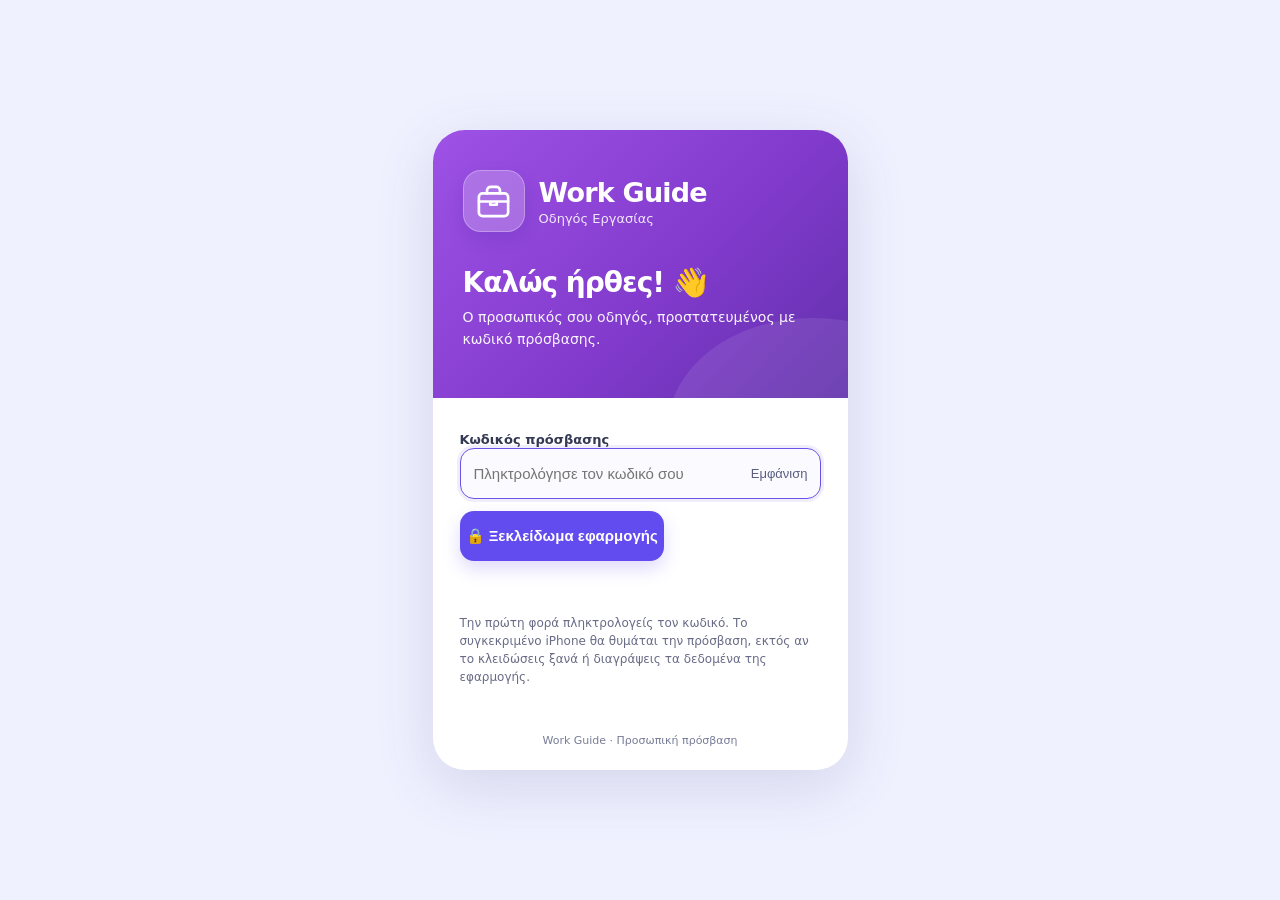
<file: index.html>
<!doctype html>
<html lang="el"><head>
<meta charset="utf-8" />
<meta name="viewport" content="width=device-width, initial-scale=1, viewport-fit=cover" />
<meta name="theme-color" content="#625ce6" />
<meta name="robots" content="noindex,nofollow,noarchive" />
<meta name="description" content="Work Guide — Προσωπικός οδηγός εργασίας" />
<meta name="apple-mobile-web-app-capable" content="yes" />
<meta name="apple-mobile-web-app-title" content="Work Guide" />
<meta name="apple-mobile-web-app-status-bar-style" content="black-translucent" />
<link rel="manifest" href="./manifest.webmanifest" />
<link rel="apple-touch-icon" sizes="180x180" href="./icons/apple-touch-icon.png" />
<link rel="icon" sizes="192x192" type="image/png" href="./icons/icon-192.png" />
<title>Work Guide — Σύνδεση</title>
<style>
:root{color-scheme:light;font-family:Inter,system-ui,-apple-system,BlinkMacSystemFont,"Segoe UI",sans-serif}
*{box-sizing:border-box}html,body{margin:0;min-height:100%;background:#eff1ff;color:#192044}body{min-height:100dvh;display:grid;place-items:center;padding:max(22px,env(safe-area-inset-top)) 18px max(22px,env(safe-area-inset-bottom))}
.shell{width:min(100%,415px);min-height:580px;border-radius:32px;background:#fff;overflow:hidden;box-shadow:0 16px 58px #4e468d2a;display:flex;flex-direction:column}
.head{background:linear-gradient(135deg,#9e52e6 0%,#813acc 58%,#6030aa 100%);color:#fff;padding:40px 30px 47px;position:relative;isolation:isolate;overflow:hidden}
.head:after{content:"";position:absolute;z-index:-1;width:290px;height:220px;border-radius:50%;background:#ffffff17;right:-110px;bottom:-140px}
.brand{display:flex;align-items:center;gap:14px}.brand-icon{height:62px;width:62px;display:grid;place-items:center;border-radius:18px;background:#ffffff36;border:1px solid #ffffff48;box-shadow:0 7px 18px #19117f20}.brand-icon svg{height:39px;width:39px;stroke:#fff}.brand b{font-size:27px;letter-spacing:-.8px}.brand span{font-size:13px;opacity:.88;display:block;margin-top:3px}
h1{font-size:28px;letter-spacing:-1px;margin:34px 0 8px}.head p{font-size:14px;line-height:1.55;opacity:.95;margin:0}
.form{padding:31px 27px 36px;flex:1;display:flex;flex-direction:column;gap:10px}label{font-size:13px;font-weight:750;color:#333953}
.passrow{display:flex;align-items:center;border:1px solid #dedfec;border-radius:14px;overflow:hidden;background:#fbfaff;transition:border-color .2s}.passrow:focus-within{border-color:#6954e9;box-shadow:0 0 0 3px #6753e719}.passrow input{background:transparent;flex:1;border:0;padding:16px 13px;width:50%;font-size:15px;outline:none;color:#1a1b2e}.passrow button{border:0;background:none;padding:12px;color:#595e81;cursor:pointer;font-size:13px}
.submit{margin-top:12px;border:0;border-radius:14px;background:#634cef;color:#fff;height:50px;font-size:15px;font-weight:750;cursor:pointer;box-shadow:0 8px 18px #6144f132}.submit:disabled{opacity:.65;cursor:wait}#msg{min-height:21px;font-size:12px;line-height:1.5;color:#ad3153;margin:0}.explain{font-size:12px;color:#686b86;line-height:1.5;margin-top:auto;padding-top:22px}.foot{color:#777c97;font-size:11px;text-align:center;padding:0 12px 23px}
@media(max-width:480px){body{padding:0;display:block;background:#fff}.shell{width:100%;max-width:none;min-height:100dvh;border-radius:0;box-shadow:none}.head{padding-top:max(40px,calc(env(safe-area-inset-top) + 28px))}.form{padding:33px 24px 22px}}
</style></head><body>
<div class="shell"><header class="head"><div class="brand"><div class="brand-icon"><svg viewBox="0 0 24 24" fill="none" stroke-width="1.65" stroke-linecap="round" stroke-linejoin="round"><rect x="3" y="7" width="18" height="14" rx="2.3"/><path d="M8 7V5.3A2.3 2.3 0 0 1 10.3 3h3.4A2.3 2.3 0 0 1 16 5.3V7M3 12h18m-11 0v2h4v-2"/></svg></div><div><b>Work Guide</b><span>Οδηγός Εργασίας</span></div></div><h1>Καλώς ήρθες! 👋</h1><p>Ο προσωπικός σου οδηγός, προστατευμένος με κωδικό πρόσβασης.</p></header>
<main class="form"><form id="unlock"><label for="password">Κωδικός πρόσβασης</label><div class="passrow"><input id="password" name="password" type="password" autocomplete="off" minlength="1" required autofocus placeholder="Πληκτρολόγησε τον κωδικό σου"/><button type="button" id="toggle" aria-label="Εμφάνιση κωδικού">Εμφάνιση</button></div><button type="submit" class="submit" id="submit">🔒 Ξεκλείδωμα εφαρμογής</button><p id="msg" role="status" aria-live="polite"></p></form><p class="explain">Την πρώτη φορά πληκτρολογείς τον κωδικό. Το συγκεκριμένο iPhone θα θυμάται την πρόσβαση, εκτός αν το κλειδώσεις ξανά ή διαγράψεις τα δεδομένα της εφαρμογής.</p></main><div class="foot">Work Guide · Προσωπική πρόσβαση</div></div>
<script>
(()=>{
'use strict';
const $=id=>document.getElementById(id), form=$('unlock'), pwd=$('password'), btn=$('submit'), msg=$('msg');
const DB='workguide-device-unlock-v1', STORE='deviceKeys', KEY='deviceKey';
let unlocking=false;
function openDb(){
 return new Promise((resolve,reject)=>{
  if(!window.indexedDB){reject(new Error('Δεν υποστηρίζεται η μνήμη συσκευής.'));return;}
  const request=indexedDB.open(DB,1);
  request.onupgradeneeded=()=>{if(!request.result.objectStoreNames.contains(STORE))request.result.createObjectStore(STORE)};
  request.onsuccess=()=>resolve(request.result);
  request.onerror=()=>reject(request.error||new Error('Αδυναμία IndexedDB'));
 });
}
async function dbOperation(method,value){
 const db=await openDb();
 try{return await new Promise((resolve,reject)=>{
  const tx=db.transaction(STORE,method==='get'?'readonly':'readwrite');
  const request=method==='get'?tx.objectStore(STORE).get(KEY):method==='put'?tx.objectStore(STORE).put(value,KEY):tx.objectStore(STORE).delete(KEY);
  request.onsuccess=()=>resolve(request.result);
  request.onerror=()=>reject(request.error||new Error('Αποτυχία αποθήκευσης'));
  tx.onabort=()=>reject(tx.error||new Error('Αποτυχία βάσης'));
 })}finally{db.close()}
}
// Exposed only after successful unlock; used by the voluntary "Lock this device" button.
window.wgForgetDevice=async()=>{try{await dbOperation('delete')}catch(e){console.warn('Αποτυχία διαγραφής κλειδιού:',e);alert('Δεν διαγράφηκε το αποθηκευμένο κλειδί. Έλεγξε τον αποθηκευτικό χώρο του Safari.');return;}location.reload()};
const decoder=new TextDecoder(), encoder=new TextEncoder();
async function getEncrypted(){
 if(!self.crypto?.subtle)throw Error('Χρειάζεται HTTPS για ασφαλή λειτουργία.');
 const response=await fetch('./content.enc',{cache:'no-store'});
 if(!response.ok)throw Error('Δεν βρέθηκε το κρυπτογραφημένο περιεχόμενο.');
 const bytes=new Uint8Array(await response.arrayBuffer());
 if(bytes.length<48||decoder.decode(bytes.slice(0,4))!=='WGL2')throw Error('Το αρχείο της εφαρμογής δεν είναι έγκυρο.');
 return {salt:bytes.slice(4,20),iv:bytes.slice(20,32),cipher:bytes.slice(32)};
}
async function derive(password,salt){
 const material=await crypto.subtle.importKey('raw',encoder.encode(password),'PBKDF2',false,['deriveKey']);
 return crypto.subtle.deriveKey({name:'PBKDF2',salt,iterations:250000,hash:'SHA-256'},material,{name:'AES-GCM',length:256},false,['encrypt','decrypt']);
}
async function decrypt(key,packet){return decoder.decode(await crypto.subtle.decrypt({name:'AES-GCM',iv:packet.iv,additionalData:encoder.encode('workguide-v2-locked')},key,packet.cipher))}
function openApp(html,key){
 // The old edition forcibly locked on backgrounding. Remove only that obsolete behavior.
 html=html.replace(/<style id="wg-relock-style">[\s\S]*?<\/script>/,'');
 // Load the original procedure editor and the updated visual layer AFTER decrypting.
 const extras='<link rel="stylesheet" href="./wg-theme-v6.4.css">'+
 '<script src="./lucide.min.js?v=6"><'+'/script>'+
 '<script src="./wg-secure-store.js?v=6"><'+'/script>'+
 '<script src="./wg-app-v6.4.js"><'+'/script>';
 const composed=html.replace(/<\/body>/i,extras+'</body>');
 window.__wgProcedureKey=key;
 pwd.value='';
 document.open();document.write(composed);document.close();
}
function message(text){msg.textContent=text;}
function busy(value,label){unlocking=value;btn.disabled=value;btn.textContent=label}
$('toggle').addEventListener('click',()=>{const visible=pwd.type==='text';pwd.type=visible?'password':'text';$('toggle').textContent=visible?'Εμφάνιση':'Απόκρυψη'});
form.addEventListener('submit',async e=>{
 e.preventDefault();if(unlocking||!pwd.value)return;
 busy(true,'Έλεγχος κωδικού…');message('');
 try{
  const packet=await getEncrypted();
  const key=await derive(pwd.value,packet.salt);
  let html;try{html=await decrypt(key,packet)}catch(e){throw Error('Λάθος κωδικός. Δοκίμασε ξανά.')}
  // Don't block access if the device refuses persistent key storage.
  try{await dbOperation('put',key)}catch(e){console.warn('Remember device unavailable',e)}
  openApp(html,key);
 }catch(e){message(e.message||'Αδυναμία ξεκλειδώματος.');busy(false,'🔒 Ξεκλείδωμα εφαρμογής');pwd.select()}
});
// Automatic unlock if the saved AES key still decrypts the currently deployed file.
(async()=>{
 message('Έλεγχος αυτής της συσκευής…');
 let key;try{key=await dbOperation('get')}catch(e){message('');return;}
 if(!key){message('');return;}
 busy(true,'Άνοιγμα Work Guide…');
 try{const packet=await getEncrypted();const html=await decrypt(key,packet);openApp(html,key)}
 catch(e){
  console.warn('Απαιτείται νέα επιβεβαίωση κωδικού.',e);
  try{await dbOperation('delete')}catch(_e){}
  busy(false,'🔒 Ξεκλείδωμα εφαρμογής');message('Χρειάζεται ξανά κωδικός (π.χ. επειδή άλλαξε ή καθαρίστηκαν τα δεδομένα).');
 }
})();
if('serviceWorker' in navigator&&(location.protocol==='https:'||location.hostname==='localhost'||location.hostname==='127.0.0.1')){
 navigator.serviceWorker.register('./sw.js',{updateViaCache:'none'}).then(registration=>registration.update()).catch(()=>{});
}
})();
</script></body></html>
</file>
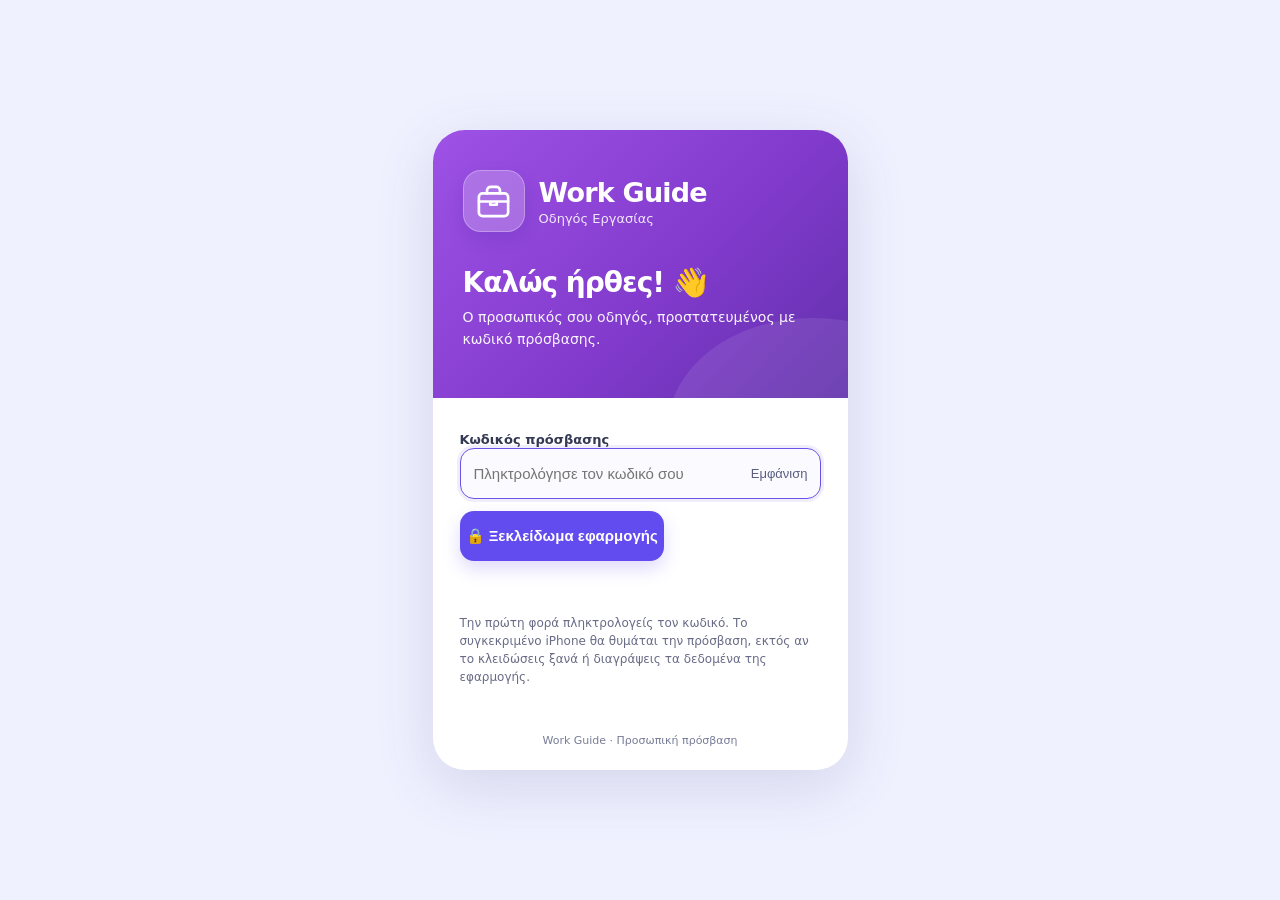
<file: backup.html>
<!doctype html>
<html lang="el"><head>
<meta charset="utf-8" />
<meta name="viewport" content="width=device-width, initial-scale=1, viewport-fit=cover" />
<meta name="theme-color" content="#625ce6" />
<meta name="robots" content="noindex,nofollow,noarchive" />
<meta name="description" content="Work Guide — Προσωπικός οδηγός εργασίας" />
<meta name="apple-mobile-web-app-capable" content="yes" />
<meta name="apple-mobile-web-app-title" content="Work Guide" />
<meta name="apple-mobile-web-app-status-bar-style" content="black-translucent" />
<link rel="manifest" href="./manifest.webmanifest" />
<link rel="apple-touch-icon" sizes="180x180" href="./icons/apple-touch-icon.png" />
<link rel="icon" sizes="192x192" type="image/png" href="./icons/icon-192.png" />
<title>Work Guide — Σύνδεση</title>
<style>
:root{color-scheme:light;font-family:Inter,system-ui,-apple-system,BlinkMacSystemFont,"Segoe UI",sans-serif}
*{box-sizing:border-box}html,body{margin:0;min-height:100%;background:#eff1ff;color:#192044}body{min-height:100dvh;display:grid;place-items:center;padding:max(22px,env(safe-area-inset-top)) 18px max(22px,env(safe-area-inset-bottom))}
.shell{width:min(100%,415px);min-height:580px;border-radius:32px;background:#fff;overflow:hidden;box-shadow:0 16px 58px #4e468d2a;display:flex;flex-direction:column}
.head{background:linear-gradient(135deg,#9e52e6 0%,#813acc 58%,#6030aa 100%);color:#fff;padding:40px 30px 47px;position:relative;isolation:isolate;overflow:hidden}
.head:after{content:"";position:absolute;z-index:-1;width:290px;height:220px;border-radius:50%;background:#ffffff17;right:-110px;bottom:-140px}
.brand{display:flex;align-items:center;gap:14px}.brand-icon{height:62px;width:62px;display:grid;place-items:center;border-radius:18px;background:#ffffff36;border:1px solid #ffffff48;box-shadow:0 7px 18px #19117f20}.brand-icon svg{height:39px;width:39px;stroke:#fff}.brand b{font-size:27px;letter-spacing:-.8px}.brand span{font-size:13px;opacity:.88;display:block;margin-top:3px}
h1{font-size:28px;letter-spacing:-1px;margin:34px 0 8px}.head p{font-size:14px;line-height:1.55;opacity:.95;margin:0}
.form{padding:31px 27px 36px;flex:1;display:flex;flex-direction:column;gap:10px}label{font-size:13px;font-weight:750;color:#333953}
.passrow{display:flex;align-items:center;border:1px solid #dedfec;border-radius:14px;overflow:hidden;background:#fbfaff;transition:border-color .2s}.passrow:focus-within{border-color:#6954e9;box-shadow:0 0 0 3px #6753e719}.passrow input{background:transparent;flex:1;border:0;padding:16px 13px;width:50%;font-size:15px;outline:none;color:#1a1b2e}.passrow button{border:0;background:none;padding:12px;color:#595e81;cursor:pointer;font-size:13px}
.submit{margin-top:12px;border:0;border-radius:14px;background:#634cef;color:#fff;height:50px;font-size:15px;font-weight:750;cursor:pointer;box-shadow:0 8px 18px #6144f132}.submit:disabled{opacity:.65;cursor:wait}#msg{min-height:21px;font-size:12px;line-height:1.5;color:#ad3153;margin:0}.explain{font-size:12px;color:#686b86;line-height:1.5;margin-top:auto;padding-top:22px}.foot{color:#777c97;font-size:11px;text-align:center;padding:0 12px 23px}
@media(max-width:480px){body{padding:0;display:block;background:#fff}.shell{width:100%;max-width:none;min-height:100dvh;border-radius:0;box-shadow:none}.head{padding-top:max(40px,calc(env(safe-area-inset-top) + 28px))}.form{padding:33px 24px 22px}}
</style></head><body>
<div class="shell"><header class="head"><div class="brand"><div class="brand-icon"><svg viewBox="0 0 24 24" fill="none" stroke-width="1.65" stroke-linecap="round" stroke-linejoin="round"><rect x="3" y="7" width="18" height="14" rx="2.3"/><path d="M8 7V5.3A2.3 2.3 0 0 1 10.3 3h3.4A2.3 2.3 0 0 1 16 5.3V7M3 12h18m-11 0v2h4v-2"/></svg></div><div><b>Work Guide</b><span>Οδηγός Εργασίας</span></div></div><h1>Καλώς ήρθες! 👋</h1><p>Ο προσωπικός σου οδηγός, προστατευμένος με κωδικό πρόσβασης.</p></header>
<main class="form"><form id="unlock"><label for="password">Κωδικός πρόσβασης</label><div class="passrow"><input id="password" name="password" type="password" autocomplete="off" minlength="1" required autofocus placeholder="Πληκτρολόγησε τον κωδικό σου"/><button type="button" id="toggle" aria-label="Εμφάνιση κωδικού">Εμφάνιση</button></div><button type="submit" class="submit" id="submit">🔒 Ξεκλείδωμα εφαρμογής</button><p id="msg" role="status" aria-live="polite"></p></form><p class="explain">Την πρώτη φορά πληκτρολογείς τον κωδικό. Το συγκεκριμένο iPhone θα θυμάται την πρόσβαση, εκτός αν το κλειδώσεις ξανά ή διαγράψεις τα δεδομένα της εφαρμογής.</p></main><div class="foot">Work Guide · Προσωπική πρόσβαση</div></div>
<script>
(()=>{
'use strict';
const $=id=>document.getElementById(id), form=$('unlock'), pwd=$('password'), btn=$('submit'), msg=$('msg');
const DB='workguide-device-unlock-v1', STORE='deviceKeys', KEY='deviceKey';
let unlocking=false;
function openDb(){
 return new Promise((resolve,reject)=>{
  if(!window.indexedDB){reject(new Error('Δεν υποστηρίζεται η μνήμη συσκευής.'));return;}
  const request=indexedDB.open(DB,1);
  request.onupgradeneeded=()=>{if(!request.result.objectStoreNames.contains(STORE))request.result.createObjectStore(STORE)};
  request.onsuccess=()=>resolve(request.result);
  request.onerror=()=>reject(request.error||new Error('Αδυναμία IndexedDB'));
 });
}
async function dbOperation(method,value){
 const db=await openDb();
 try{return await new Promise((resolve,reject)=>{
  const tx=db.transaction(STORE,method==='get'?'readonly':'readwrite');
  const request=method==='get'?tx.objectStore(STORE).get(KEY):method==='put'?tx.objectStore(STORE).put(value,KEY):tx.objectStore(STORE).delete(KEY);
  request.onsuccess=()=>resolve(request.result);
  request.onerror=()=>reject(request.error||new Error('Αποτυχία αποθήκευσης'));
  tx.onabort=()=>reject(tx.error||new Error('Αποτυχία βάσης'));
 })}finally{db.close()}
}
// Exposed only after successful unlock; used by the voluntary "Lock this device" button.
window.wgForgetDevice=async()=>{try{await dbOperation('delete')}catch(e){console.warn('Αποτυχία διαγραφής κλειδιού:',e);alert('Δεν διαγράφηκε το αποθηκευμένο κλειδί. Έλεγξε τον αποθηκευτικό χώρο του Safari.');return;}location.reload()};
const decoder=new TextDecoder(), encoder=new TextEncoder();
async function getEncrypted(){
 if(!self.crypto?.subtle)throw Error('Χρειάζεται HTTPS για ασφαλή λειτουργία.');
 const response=await fetch('./content.enc',{cache:'no-store'});
 if(!response.ok)throw Error('Δεν βρέθηκε το κρυπτογραφημένο περιεχόμενο.');
 const bytes=new Uint8Array(await response.arrayBuffer());
 if(bytes.length<48||decoder.decode(bytes.slice(0,4))!=='WGL2')throw Error('Το αρχείο της εφαρμογής δεν είναι έγκυρο.');
 return {salt:bytes.slice(4,20),iv:bytes.slice(20,32),cipher:bytes.slice(32)};
}
async function derive(password,salt){
 const material=await crypto.subtle.importKey('raw',encoder.encode(password),'PBKDF2',false,['deriveKey']);
 return crypto.subtle.deriveKey({name:'PBKDF2',salt,iterations:250000,hash:'SHA-256'},material,{name:'AES-GCM',length:256},false,['encrypt','decrypt']);
}
async function decrypt(key,packet){return decoder.decode(await crypto.subtle.decrypt({name:'AES-GCM',iv:packet.iv,additionalData:encoder.encode('workguide-v2-locked')},key,packet.cipher))}
function openApp(html,key){
 // The old edition forcibly locked on backgrounding. Remove only that obsolete behavior.
 html=html.replace(/<style id="wg-relock-style">[\s\S]*?<\/script>/,'');
 // Load the original procedure editor and the updated visual layer AFTER decrypting.
 const extras='<script src="./wg-secure-store.js?v=6"><'+'/script>'+
 '<script src="./wg-backup.js?v=6"><'+'/script>';
 const composed=html.replace(/<\/body>/i,extras+'</body>');
 window.__wgProcedureKey=key;
 pwd.value='';
 document.open();document.write(composed);document.close();
}
function message(text){msg.textContent=text;}
function busy(value,label){unlocking=value;btn.disabled=value;btn.textContent=label}
$('toggle').addEventListener('click',()=>{const visible=pwd.type==='text';pwd.type=visible?'password':'text';$('toggle').textContent=visible?'Εμφάνιση':'Απόκρυψη'});
form.addEventListener('submit',async e=>{
 e.preventDefault();if(unlocking||!pwd.value)return;
 busy(true,'Έλεγχος κωδικού…');message('');
 try{
  const packet=await getEncrypted();
  const key=await derive(pwd.value,packet.salt);
  let html;try{html=await decrypt(key,packet)}catch(e){throw Error('Λάθος κωδικός. Δοκίμασε ξανά.')}
  // Don't block access if the device refuses persistent key storage.
  try{await dbOperation('put',key)}catch(e){console.warn('Remember device unavailable',e)}
  openApp(html,key);
 }catch(e){message(e.message||'Αδυναμία ξεκλειδώματος.');busy(false,'🔒 Ξεκλείδωμα εφαρμογής');pwd.select()}
});
// Automatic unlock if the saved AES key still decrypts the currently deployed file.
(async()=>{
 message('Έλεγχος αυτής της συσκευής…');
 let key;try{key=await dbOperation('get')}catch(e){message('');return;}
 if(!key){message('');return;}
 busy(true,'Άνοιγμα Work Guide…');
 try{const packet=await getEncrypted();const html=await decrypt(key,packet);openApp(html,key)}
 catch(e){
  console.warn('Απαιτείται νέα επιβεβαίωση κωδικού.',e);
  try{await dbOperation('delete')}catch(_e){}
  busy(false,'🔒 Ξεκλείδωμα εφαρμογής');message('Χρειάζεται ξανά κωδικός (π.χ. επειδή άλλαξε ή καθαρίστηκαν τα δεδομένα).');
 }
})();
})();
</script></body></html>
</file>
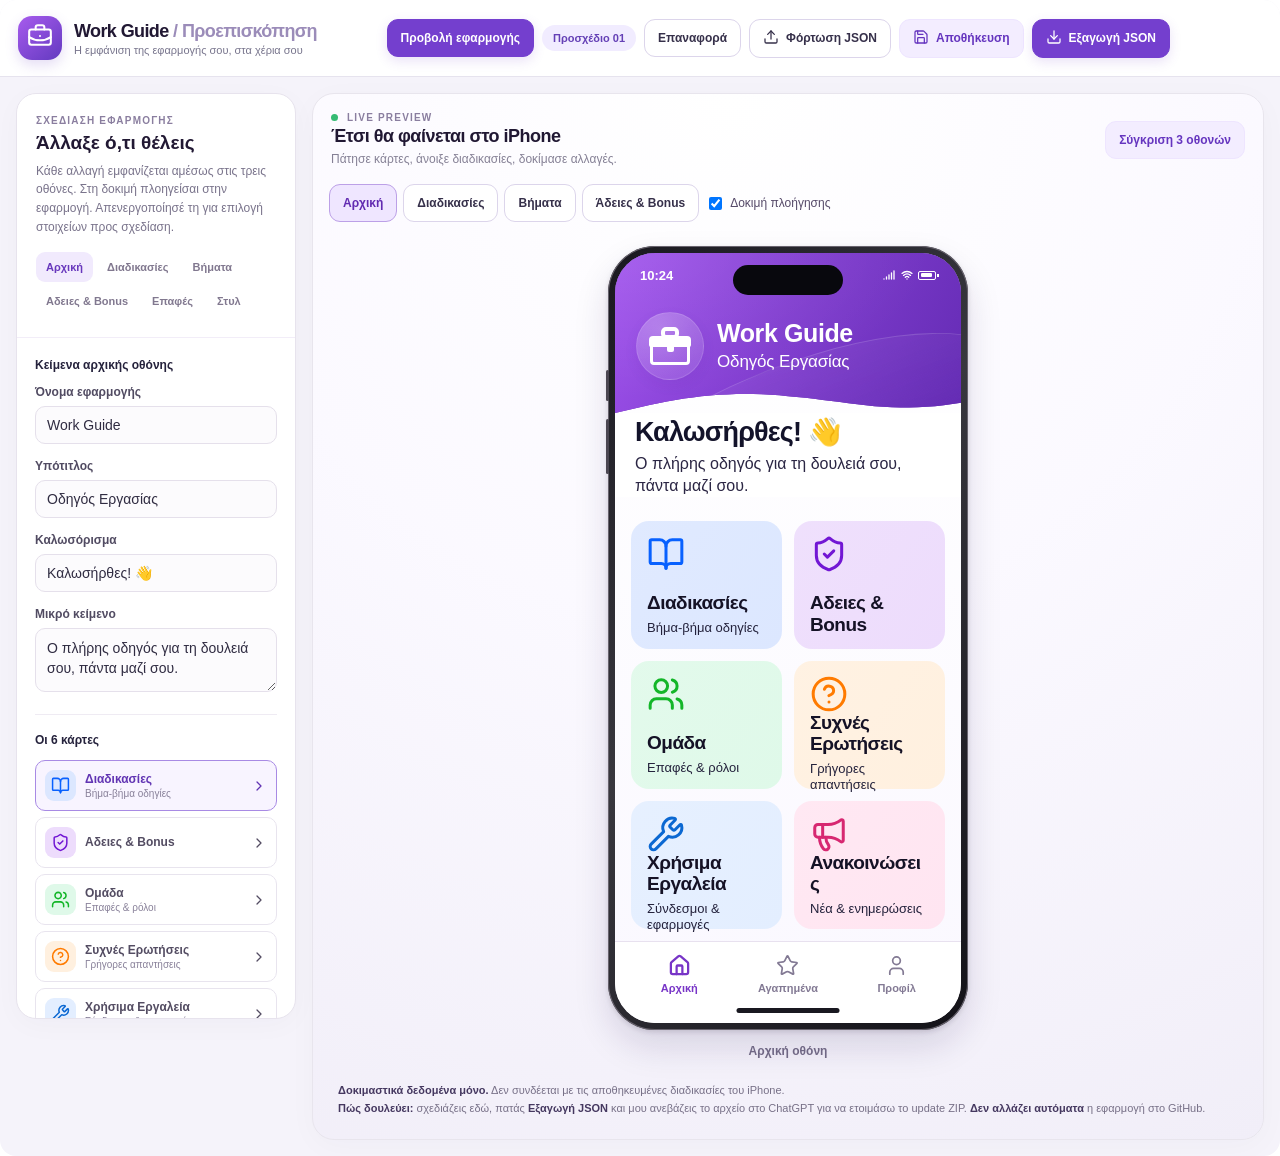
<file: designer.html>
<!doctype html>
<html lang="el"><head><meta charset="utf-8"><meta name="viewport" content="width=device-width,initial-scale=1"><title>Work Guide Designer</title><link rel="stylesheet" href="./wg-theme-v6.css"><script defer src="./lucide.min.js"></script><script defer src="./wg-designer.js"></script></head><body style="margin:0"><div id="wg-designer" lang="el">

<header class="topbar">
  <div class="brand"><div class="brand-mark"><span id="topIcon"></span></div><div><div class="brand-title">Work Guide <span style="color:#9b8cb9;font-weight:550">/ Προεπισκόπηση</span></div><small>Η εμφάνιση της εφαρμογής σου, στα χέρια σου</small></div></div>
  <div class="top-actions"><button type="button" class="wg-button primary" id="designerToggle">Προβολή εφαρμογής</button><span class="pill">Προσχέδιο 01</span>
   <button type="button" class="wg-button" id="resetBtn">Επαναφορά</button>
   <button type="button" class="wg-button" id="importBtn"><span id="uploadIcon"></span> Φόρτωση JSON</button>
   <button type="button" class="wg-button soft" id="saveBtn"><span id="saveIcon"></span> Αποθήκευση</button>
   <button type="button" class="wg-button primary" id="exportBtn"><span id="downloadIcon"></span> Εξαγωγή JSON</button>
  </div>
</header>
<main class="workspace">
 <aside class="sidebar" aria-label="Εργαλεία σχεδίασης">
  <div class="side-header"><div class="eyebrow">Σχεδίαση εφαρμογής</div><h1>Άλλαξε ό,τι θέλεις</h1><p>Κάθε αλλαγή εμφανίζεται αμέσως στις τρεις οθόνες. Στη δοκιμή πλοηγείσαι στην εφαρμογή. Απενεργοποίησέ τη για επιλογή στοιχείων προς σχεδίαση.</p>
   <div class="tabs" id="tabs" role="tablist" aria-label="Ενότητες επεξεργασίας"></div>
  </div>
  <div class="side-scroll" id="editor"></div>
 </aside>
 <section class="preview-panel" aria-label="Προεπισκόπηση iPhone">
  <div class="preview-top"><div><div class="eyebrow"><span class="live-dot"></span> LIVE PREVIEW</div><h2>Έτσι θα φαίνεται στο iPhone</h2><p>Πάτησε κάρτες, άνοιξε διαδικασίες, δοκίμασε αλλαγές.</p></div><button class="wg-button soft" id="compareBtn">Σύγκριση 3 οθονών</button></div>
  <div class="preview-switch"><button class="wg-button" data-screen="home">Αρχική</button><button class="wg-button" data-screen="procedures">Διαδικασίες</button><button class="wg-button" data-screen="detail">Βήματα</button><button class="wg-button" data-screen="policies">Άδειες &amp; Bonus</button><label><input type="checkbox" id="testMode" checked> Δοκιμή πλοήγησης</label></div><div class="phone-stage" id="stage"></div>
  <div class="note-banner"><b>Δοκιμαστικά δεδομένα μόνο.</b> Δεν συνδέεται με τις αποθηκευμένες διαδικασίες του iPhone.<br><b>Πώς δουλεύει:</b> σχεδιάζεις εδώ, πατάς <b>Εξαγωγή JSON</b> και μου ανεβάζεις το αρχείο στο ChatGPT για να ετοιμάσω το update ZIP. <b>Δεν αλλάζει αυτόματα</b> η εφαρμογή στο GitHub.</div>
 </section>
</main>
<div class="toast" id="toast" role="status" aria-live="polite"></div>
<input id="fileInput" type="file" accept=".json,application/json" hidden>

</div></body></html>
</file>
<file: wg-theme-v6.4.css>
#wg-designer{font-family:Inter,-apple-system,BlinkMacSystemFont,'Segoe UI',Arial,sans-serif;color:#1e2140;background:#f5f4f9;font-synthesis:none}#wg-designer *{box-sizing:border-box}#wg-designer button,#wg-designer input,#wg-designer select,#wg-designer textarea{font:inherit}#wg-designer button{cursor:pointer}#wg-designer button:disabled{cursor:not-allowed;opacity:.45}#wg-designer{margin:0;min-height:100vh}#wg-designer button:focus-visible,#wg-designer input:focus-visible,#wg-designer textarea:focus-visible,#wg-designer select:focus-visible{outline:3px solid #bb9afc;outline-offset:2px}#wg-designer .topbar{display:flex;align-items:center;justify-content:space-between;gap:18px;padding:17px max(20px,calc((100vw - 1530px)/2));background:#fff;border-bottom:1px solid #e6e3ee;position:relative;z-index:5;flex-wrap:wrap}#wg-designer .brand{display:flex;align-items:center;gap:12px}#wg-designer .brand-mark{background:linear-gradient(140deg,#a75bed,#633ac0);color:#fff;width:44px;height:44px;border-radius:14px;display:grid;place-items:center;box-shadow:0 5px 13px #7752c933}#wg-designer .brand-title{font-size:18px;font-weight:800;letter-spacing:-.6px}#wg-designer .brand small{display:block;color:#77748c;margin-top:2px;font-size:11px}#wg-designer .top-actions{display:flex;gap:8px;align-items:center;flex-wrap:wrap}#wg-designer .pill{font-size:11px;border-radius:999px;background:#f1ecff;color:#6541b6;font-weight:700;padding:7px 11px;white-space:nowrap}#wg-designer .wg-button{border:1px solid #dcd5eb;background:white;color:#36304a;min-height:38px;padding:9px 13px;border-radius:11px;font-weight:700;font-size:12px;display:inline-flex;gap:7px;align-items:center;justify-content:center;white-space:nowrap;transition:filter .2s,transform .2s}#wg-designer .wg-button:hover{filter:brightness(.97)}#wg-designer .wg-button:active{transform:scale(.985)}#wg-designer .wg-button.primary{background:#743fce;color:white;border-color:#743fce;box-shadow:0 4px 12px #7443ca27}#wg-designer .wg-button.soft{background:#f3edff;color:#6535bf;border-color:#eee5ff}#wg-designer .wg-button.danger{color:#b1374b;border-color:#ffdbe3;background:#fff8f9}#wg-designer .wg-button.full{width:100%}#wg-designer .wg-button.tiny{min-height:29px;padding:6px 9px;font-size:11px;border-radius:9px}#wg-designer .svg{width:19px;height:19px;flex:none;display:inline-block;stroke:currentColor;fill:none;stroke-width:1.9;stroke-linecap:round;stroke-linejoin:round}#wg-designer .svg.sm{width:16px;height:16px}#wg-designer .svg.lg{width:26px;height:26px}#wg-designer .svg.xl{width:32px;height:32px}#wg-designer .workspace{max-width:1530px;margin:0 auto;padding:23px 22px 28px;display:grid;grid-template-columns:350px minmax(0,1fr);gap:20px;align-items:start}#wg-designer .sidebar{background:#fff;border:1px solid #e7e3ed;border-radius:20px;box-shadow:0 6px 28px #1b124007;overflow:hidden;max-height:calc(100vh - 120px);display:flex;flex-direction:column;min-height:670px}#wg-designer .side-header{padding:21px 19px 11px;border-bottom:1px solid #f2edf8}#wg-designer .eyebrow{font-size:10px;font-weight:800;letter-spacing:1.2px;color:#8a7e9f;text-transform:uppercase}#wg-designer .side-header h1{font-size:19px;line-height:1.25;margin:5px 0 7px}#wg-designer .side-header p{font-size:12px;color:#79738b;line-height:1.55;margin:0 0 12px}#wg-designer .tabs{display:flex;gap:4px;overflow-x:auto;padding:4px 0 10px}#wg-designer .tab{border:0;border-radius:9px;padding:9px 10px;background:transparent;color:#81788f;font-weight:700;font-size:11px;white-space:nowrap}#wg-designer .tab.active{background:#f1eafd;color:#6838bd}#wg-designer .side-scroll{padding:18px;overflow-y:auto;min-height:0;flex:1}#wg-designer .section-title{font-size:12px;font-weight:800;color:#25223c;margin:2px 0 13px}#wg-designer .control{margin:0 0 15px}#wg-designer .control label{display:block;font-size:11px;font-weight:750;color:#514b62;margin-bottom:7px}#wg-designer .hint{font-size:10px;line-height:1.5;color:#928ba1;margin-top:6px}#wg-designer .field{width:100%;min-height:38px;border:1px solid #e5e0eb;border-radius:10px;background:#fcfbfd;color:#302c42;padding:10px 11px;font-size:12px}#wg-designer .field:focus{outline:2px solid #c1a5fc;border-color:#a78ceb}#wg-designer .field.area{min-height:64px;resize:vertical;line-height:1.4}#wg-designer .inline-inputs{display:grid;grid-template-columns:1fr 1fr;gap:11px}#wg-designer .color-field{display:flex;gap:8px;align-items:center}#wg-designer .color-field input[type=color]{width:44px;height:38px;padding:3px;border:1px solid #ddd5e9;border-radius:10px;background:#fff;cursor:pointer}#wg-designer .color-field .hex{flex:1;min-width:0}#wg-designer .range-row{display:flex;align-items:center;justify-content:space-between;gap:10px}#wg-designer .range-row input{width:100%;accent-color:#7844cb}#wg-designer .range-row strong{font-size:11px;color:#7756a6;min-width:31px;text-align:right}#wg-designer .divider{height:1px;background:#efebf3;margin:18px 0}#wg-designer .option-list{display:grid;gap:6px}#wg-designer .choice{display:flex;gap:9px;align-items:center;padding:9px;border-radius:10px;border:1px solid #e8e4ee;background:#fff;text-align:left;font-size:12px;font-weight:650;color:#534c62;width:100%}#wg-designer .choice.selected{border-color:#a88ae4;background:#f8f4ff;color:#6134b3}#wg-designer .choice .choice-icon{width:31px;height:31px;display:grid;place-items:center;border-radius:9px;background:#f0ecfa;color:#7c50cc}#wg-designer .choice .sub{display:block;color:#888099;font-weight:400;font-size:10px;margin-top:2px}#wg-designer .choice .grow{flex:1}#wg-designer .choice .choice-actions{display:flex;gap:4px}#wg-designer .row-buttons{display:flex;gap:7px;margin:10px 0}#wg-designer .stack-list{display:grid;gap:7px;margin-bottom:12px}#wg-designer .stack-item{border:1px solid #e7e3ef;background:#fff;border-radius:12px;padding:10px 11px;display:flex;gap:9px;align-items:center;color:#3d3556;font-size:12px;text-align:left;width:100%}#wg-designer .stack-item.selected{background:#f8f3ff;border-color:#ae90e9}#wg-designer .stack-item .marker{width:27px;height:27px;border-radius:9px;display:grid;place-items:center;background:#eee6fa;color:#7242c6}#wg-designer .stack-item .grow{flex:1;min-width:0}#wg-designer .stack-item strong{display:block;white-space:nowrap;overflow:hidden;text-overflow:ellipsis}#wg-designer .stack-item small{color:#938da2}#wg-designer .step-editor{border:1px solid #e7e2ef;border-radius:12px;padding:10px;margin-bottom:9px;background:#fcfbfe}#wg-designer .step-editor-head{display:flex;align-items:center;justify-content:space-between;margin-bottom:7px}#wg-designer .step-editor-head strong{font-size:11px}#wg-designer .step-editor-head .buttons{display:flex;gap:4px}#wg-designer .mini-icon-button{border:1px solid #e5dff0;border-radius:7px;background:white;width:27px;height:27px;display:grid;place-items:center;color:#706783}#wg-designer .mini-icon-button:hover{background:#f5efff}#wg-designer .checkbox-label{display:flex;gap:9px;align-items:flex-start;font-size:12px;color:#504862;line-height:1.4;cursor:pointer;margin-bottom:12px}#wg-designer .checkbox-label input{accent-color:#8049d3;margin-top:2px}#wg-designer .preview-panel{border:1px solid #e8e5ed;border-radius:22px;background:radial-gradient(circle at 44% 0%,#fff 0,#fbf9ff 45%,#f1eef8 100%);box-shadow:0 6px 30px #1b124007;overflow:hidden;min-height:680px}#wg-designer .preview-top{padding:20px 25px 0;display:flex;justify-content:space-between;align-items:center;gap:14px}#wg-designer .preview-top h2{font-size:18px;margin:3px 0 3px;letter-spacing:-.5px}#wg-designer .preview-top p{font-size:12px;color:#858095;margin:0}#wg-designer .live-dot{display:inline-block;background:#35bb73;width:7px;height:7px;border-radius:50%;margin-right:5px}#wg-designer .preview-meta{color:#827591;background:#fff;border:1px solid #e8e3ec;font-size:11px;padding:9px 11px;border-radius:11px;white-space:nowrap}#wg-designer .phone-stage{display:flex;align-items:flex-start;justify-content:space-evenly;gap:13px;padding:30px 19px 22px;overflow-x:auto;min-height:672px}#wg-designer .phone-slot{flex:0 0 279px;max-width:279px}#wg-designer .phone-label{margin-top:13px;text-align:center;color:#756d88;font-size:12px;font-weight:750}#wg-designer .phone-frame{height:617px;width:279px;background:linear-gradient(130deg,#19181f,#38373e 45%,#131218);padding:7px;border-radius:41px;box-shadow:0 17px 35px #1f0d4d22,0 2px 5px #1e132322, inset 0 0 0 1px #68636e;position:relative}#wg-designer .phone-frame:before,#wg-designer .phone-frame:after{content:'';position:absolute;width:3px;background:#4b4651;left:-2px;border-radius:3px}#wg-designer .phone-frame:before{top:124px;height:31px}#wg-designer .phone-frame:after{top:173px;height:55px}#wg-designer .phone-screen{background:#fff;border-radius:35px;height:100%;position:relative;overflow:hidden;display:flex;flex-direction:column;color:#1c1935}#wg-designer .dynamic-island{position:absolute;top:11px;left:50%;transform:translateX(-50%);width:89px;height:24px;background:#08080d;border-radius:999px;z-index:4;pointer-events:none}#wg-designer .phone-status{height:39px;flex:none;display:flex;align-items:flex-start;justify-content:space-between;padding:10px 22px 0;background:var(--wg-purple);color:#fff;font-weight:700;font-size:11px}#wg-designer .status-icons{display:flex;align-items:center;gap:5px}#wg-designer .status-icons svg{width:11px;height:11px}#wg-designer .status-icons .battery{border:1.5px solid white;border-radius:3px;width:18px;height:8px;position:relative}#wg-designer .status-icons .battery:after{content:'';background:#fff;border-radius:1px;position:absolute;inset:1.4px 3px 1.4px 1.5px}#wg-designer .status-icons .battery:before{content:'';background:#fff;position:absolute;right:-4px;top:2px;width:2px;height:3px}#wg-designer .phone-scroll{min-height:0;flex:1;overflow:auto;scrollbar-width:none}#wg-designer .phone-scroll::-webkit-scrollbar{display:none}#wg-designer .phone-home-hero{background:linear-gradient(125deg,var(--wg-purple-light),var(--wg-purple));color:white;padding:12px 14px 12px;border-radius:0 0 45% 7% / 0 0 6% 3%;}#wg-designer .phone-logo-row{display:flex;align-items:center;gap:9px}#wg-designer .hero-logo{height:40px;width:40px;display:grid;place-items:center;border-radius:50%;background:#ffffff2b}#wg-designer .hero-app-title{font-size:17px;font-weight:850;letter-spacing:-.45px;line-height:1.1}#wg-designer .hero-app-subtitle{font-size:11px;margin-top:3px}#wg-designer .hero-bell{margin-left:auto;align-self:center}#wg-designer .hero-welcome{font-size:22px;line-height:1.16;letter-spacing:-.8px;font-weight:800;margin:12px 0 4px}#wg-designer .hero-description{font-size:11px;line-height:1.45;opacity:.97;min-height:27px}#wg-designer .hero-search{display:flex;align-items:center;gap:8px;background:white;color:#7d87a1;border-radius:13px;padding:9px;font-size:10px;margin-top:8px;min-height:33px}#wg-designer .home-cards{padding:12px;display:grid;grid-template-columns:repeat(2,minmax(0,1fr));gap:var(--wg-gap)}#wg-designer .home-card{min-width:0;height:var(--wg-card-height);border:0;border-radius:var(--wg-radius);background:var(--card-bg);color:var(--card-fg);padding:12px 10px;text-align:left;display:flex;flex-direction:column;align-items:flex-start;justify-content:space-between;position:relative;transition:transform .2s,box-shadow .2s;cursor:pointer}#wg-designer .home-card:hover{transform:translateY(-1px);box-shadow:0 4px 11px #38245716}#wg-designer .home-card.selected-card{box-shadow:inset 0 0 0 2px #a58ce7}#wg-designer .home-card .arrow{position:absolute;top:13px;right:9px}#wg-designer .home-card-title{font-weight:790;color:#151523;letter-spacing:-.3px;line-height:1.12;font-size:11px;overflow-wrap:anywhere}#wg-designer .home-card-desc{color:#363047;font-size:9px;line-height:1.3;margin-top:4px;overflow-wrap:anywhere}#wg-designer .home-card .iconholder{display:flex;align-items:center}#wg-designer .page-header{color:#fff;min-height:72px;display:flex;align-items:center;gap:11px;padding:12px 14px;background:linear-gradient(110deg,var(--wg-purple-light),var(--wg-purple));}#wg-designer .page-header h3{font-weight:800;margin:0;font-size:15px;flex:1;text-align:center;line-height:1.2;white-space:nowrap;overflow:hidden;text-overflow:ellipsis}#wg-designer .page-header .side-icons{display:flex;gap:8px}#wg-designer .page-body{padding:14px 13px 22px}#wg-designer .add-proc{border:0;color:#fff;background:linear-gradient(90deg,var(--wg-purple-light),var(--wg-purple));display:flex;justify-content:center;align-items:center;gap:8px;width:100%;padding:13px;border-radius:12px;font-size:12px;font-weight:800;box-shadow:0 5px 10px #7d44cc1b}#wg-designer .group-title{font-size:10px;font-weight:850;letter-spacing:.4px;color:#565076;text-transform:uppercase;margin:25px 2px 12px}#wg-designer .proc-row{border:1px solid #e0ddec;border-radius:12px;padding:12px;min-height:68px;margin-bottom:9px;display:flex;gap:9px;align-items:center;background:#fff;cursor:pointer;text-align:left;width:100%;color:#251d38}#wg-designer .proc-row.active{border-color:#ae8ae7;background:#fbf9ff}#wg-designer .proc-row .proc-icon{color:#8453d5}#wg-designer .proc-row-text{flex:1;min-width:0}#wg-designer .proc-row strong{display:block;font-size:11px;font-weight:800;line-height:1.25}#wg-designer .proc-row small{display:block;font-size:10px;color:#75708c;margin-top:4px}#wg-designer .proc-tile-list{display:grid;grid-template-columns:1fr 1fr;gap:8px}#wg-designer .proc-tile-list .proc-row{min-height:108px;flex-direction:column;align-items:flex-start}#wg-designer .proc-tile-list .proc-row>.svg:last-child{margin-left:auto}#wg-designer .empty-note{margin:20px 0;font-size:11px;color:#8b8599;line-height:1.5}#wg-designer .detail-desc{padding:14px;border-radius:13px;background:#eeeafa;color:#302640;line-height:1.45;font-size:11px;margin-bottom:20px}#wg-designer .step-title{font-size:10px;letter-spacing:.5px;font-weight:850;color:#575071;margin:0 0 10px}#wg-designer .step-view{display:flex;align-items:center;gap:10px;border:1px solid #dfdbea;border-radius:12px;background:#fff;padding:10px 9px;min-height:56px;margin-bottom:8px;cursor:pointer}#wg-designer .step-view.active{background:#fbf9ff;border-color:#bc9ced}#wg-designer .step-view .num{flex:0 0 25px;width:25px;height:25px;display:grid;place-items:center;border-radius:50%;background:linear-gradient(130deg,var(--wg-purple-light),var(--wg-purple));color:#fff;font-size:12px;font-weight:800}#wg-designer .step-view p{font-size:10.5px;line-height:1.4;margin:0;overflow-wrap:anywhere}#wg-designer .step-view.big{align-items:flex-start;min-height:75px}#wg-designer .step-view.big .num{margin-top:2px}#wg-designer .bottom-nav{height:53px;flex:none;border-top:1px solid #ede9f3;background:#fff;display:flex;justify-content:space-around;align-items:center;padding:5px 5px 6px}#wg-designer .nav-link{display:flex;flex-direction:column;align-items:center;gap:2px;min-width:51px;color:#60647d;font-size:8px}#wg-designer .nav-link.active{color:#713fd0;font-weight:700}#wg-designer .nav-link .svg{width:18px;height:18px}#wg-designer .home-indicator{position:absolute;bottom:4px;left:50%;transform:translateX(-50%);width:82px;height:4px;border-radius:8px;background:#191820;pointer-events:none}#wg-designer .phone-screen:after{content:'';position:absolute;bottom:0;left:0;width:100%;height:12px;background:#fff;pointer-events:none}#wg-designer .home-indicator{z-index:3}#wg-designer .note-banner{padding:0 25px 22px;color:#777087;font-size:11px;line-height:1.6}#wg-designer .note-banner b{color:#453860}#wg-designer .toast{position:fixed;bottom:23px;left:50%;transform:translate(-50%,20px);background:#222133;color:white;font-size:12px;padding:13px 18px;border-radius:12px;box-shadow:0 12px 30px #15122544;opacity:0;transition:all .2s;pointer-events:none;z-index:30}#wg-designer .toast.show{opacity:1;transform:translate(-50%,0)}#wg-designer .offscreen{position:absolute;width:1px;height:1px;overflow:hidden;clip-path:inset(50%)}#wg-designer .small-warning{background:#fff8e7;border:1px solid #f8e2ae;padding:11px 12px;border-radius:11px;color:#655331;font-size:11px;line-height:1.55}#wg-designer .small-warning strong{color:#674f16}
@media(max-width:1250px){#wg-designer .workspace{grid-template-columns:324px minmax(0,1fr);padding:17px;gap:14px}#wg-designer .phone-stage{justify-content:flex-start;gap:14px}#wg-designer .phone-slot{flex-basis:267px}#wg-designer .phone-frame{transform:scale(.94);transform-origin:top left}#wg-designer .phone-slot{height:607px}#wg-designer .phone-label{margin-top:0}}
@media(max-width:780px){#wg-designer .workspace{display:flex;flex-direction:column;padding:11px}#wg-designer .sidebar{max-height:none;min-height:0;width:100%}#wg-designer .side-scroll{max-height:460px}#wg-designer .preview-panel{width:100%;min-height:0}#wg-designer .preview-top{padding:17px}#wg-designer .phone-stage{padding:16px;min-height:638px;justify-content:flex-start;gap:12px}#wg-designer .phone-slot{flex-basis:268px}#wg-designer .topbar{padding:12px;gap:10px}#wg-designer .brand-title{font-size:15px}#wg-designer .pill{display:none}#wg-designer .top-actions{width:100%;justify-content:space-between}#wg-designer .wg-button{font-size:11px}#wg-designer .note-banner{padding:0 16px 16px}}
@media(min-width:1400px){#wg-designer .phone-slot{flex:0 0 290px;max-width:290px}#wg-designer .phone-frame{transform:scale(1.035);transform-origin:top left}#wg-designer .phone-label{margin-top:33px}}/* Base UI EXACT v2: matched to the user's approved three-phone design. */#wg-designer .phone-stage{padding-top:25px;gap:10px}#wg-designer .phone-slot{flex-basis:279px;max-width:279px}#wg-designer .phone-screen{background:linear-gradient(180deg,#fff 0%,#fff 48%,#f8f6ff 100%)}#wg-designer .phone-status{height:37px;padding-top:10px;background:linear-gradient(115deg,var(--wg-purple-light),var(--wg-purple))}#wg-designer .phone-home-hero{height:100px;padding:15px 15px 14px;border-radius:0;position:relative;overflow:hidden;background:linear-gradient(115deg,var(--wg-purple-light),var(--wg-purple) 70%,#4b21a1)}#wg-designer .phone-home-hero:after{content:"";position:absolute;bottom:-17px;left:-6%;width:113%;height:37px;background:white;border-radius:50% 50% 0 0 / 60% 60% 0 0;transform:rotate(-2deg)}#wg-designer .phone-home-hero:before{content:"";position:absolute;right:-90px;bottom:-50px;height:105px;width:220px;border-radius:100%;border:1px solid #ffffff28;transform:rotate(-20deg)}#wg-designer .phone-logo-row{position:relative;z-index:1;gap:11px}#wg-designer .hero-logo{height:51px;width:51px;background:#ffffff30;box-shadow:0 4px 16px #3b1a8020}#wg-designer .hero-logo .svg{width:29px;height:29px;stroke-width:2.7}#wg-designer .hero-app-title{font-size:19px;font-weight:820;letter-spacing:-.6px}#wg-designer .hero-app-subtitle{font-size:11.5px;line-height:1.25;margin-top:4px}#wg-designer .phone-home-intro{padding:2px 15px 0;background:white}#wg-designer .hero-welcome{margin:0 0 4px;line-height:1.15;font-size:23px;font-weight:850;letter-spacing:-1px;color:#13132a}#wg-designer .hero-description{font-size:11.9px;line-height:1.47;min-height:0;color:#2b2644;opacity:1}#wg-designer .home-cards{background:white;padding:17px 13px 17px;gap:var(--wg-gap)}#wg-designer .home-card{min-height:95px;height:var(--wg-card-height);padding:13px 12px 11px;border-radius:var(--wg-radius);border:0;box-shadow:none;justify-content:space-between}#wg-designer .home-card.selected-card{box-shadow:none}#wg-designer .home-card .iconholder .svg{height:29px;width:29px;stroke-width:1.9}#wg-designer .home-card .arrow{display:none}#wg-designer .home-card-copy{display:block;margin-top:auto;width:100%;min-width:0}#wg-designer .home-card-title,#wg-designer .home-card-desc{display:block;overflow-wrap:break-word}#wg-designer .home-card-title{font-weight:850;font-size:13px;letter-spacing:-.35px;line-height:1.08;color:#151226}#wg-designer .home-card-desc{font-size:10px;line-height:1.25;margin-top:4px;color:#23213b}#wg-designer .page-header{min-height:71px;gap:8px;padding:11px 13px;background:linear-gradient(110deg,var(--wg-purple-light),var(--wg-purple))}#wg-designer .page-header h3{font-size:16px;font-weight:800}#wg-designer .page-header>span:first-child .svg{width:21px;height:21px;stroke-width:2.3}#wg-designer .page-header .side-icons{gap:13px}#wg-designer .page-header .side-icons .svg{height:18px;width:18px;stroke-width:2.2}#wg-designer .page-body{padding:15px 12px 26px}#wg-designer .add-proc{min-height:43px;padding:9px 12px;border-radius:12px;background:linear-gradient(110deg,var(--wg-purple-light),var(--wg-purple));font-size:13px;font-weight:800;gap:8px;box-shadow:0 6px 13px #622bb01e}#wg-designer .group-title{color:#4b3476;font-size:10.8px;font-weight:850;letter-spacing:.45px;margin:25px 1px 12px}#wg-designer .proc-row{background:#fff;border:1px solid #dfdbe9;min-height:57px;margin-bottom:9px;padding:10px 11px;border-radius:12px;gap:10px}#wg-designer .proc-row.active{background:#fff;border-color:#dfdbe9}#wg-designer .proc-icon{width:23px;display:flex;align-items:center;justify-content:center}#wg-designer .proc-row .proc-icon .svg{width:22px;height:22px;stroke-width:2}#wg-designer .proc-row strong{font-size:12.4px;font-weight:850;line-height:1.2;color:#18172a}#wg-designer .proc-row small{font-size:10.8px;color:#423c67;margin-top:3px}#wg-designer .proc-row>.svg:last-child{width:17px;height:17px;color:#4b3a76;stroke-width:2.5}#wg-designer .detail-desc{background:#eee6fd;color:#211b32;padding:14px 13px;border-radius:12px;min-height:52px;margin-bottom:22px;font-size:11.8px;line-height:1.5}#wg-designer .step-title{color:#4a3676;font-size:10.6px;letter-spacing:.4px;font-weight:850;margin:0 1px 10px}#wg-designer .step-view{border:1px solid #e0dce9;border-radius:12px;gap:11px;min-height:57px;padding:10px 10px;margin-bottom:10px;background:#fff;box-shadow:0 2px 7px #2b19460b;align-items:center}#wg-designer .step-view .num{flex:0 0 28px;width:28px;height:28px;border-radius:50%;font-size:14px;background:linear-gradient(140deg,var(--wg-purple-light),var(--wg-purple))}#wg-designer .step-view p{font-size:11.8px;line-height:1.4;color:#1b1928}#wg-designer .home-indicator{bottom:9px;height:4px;width:82px}#wg-designer .phone-screen:after{background:transparent}#wg-designer .preview-meta{white-space:normal;text-align:center}
@media(max-width:760px){#wg-designer .phone-stage{justify-content:flex-start}}

#wg-designer{font-family:-apple-system,BlinkMacSystemFont,'Segoe UI',Arial,sans-serif;color:#211833;background:#f5f3fa;min-height:0;border-radius:16px;overflow:hidden;color-scheme:light}
#wg-designer .workspace{grid-template-columns:280px minmax(0,1fr);padding:16px;gap:16px}
#wg-designer .topbar{padding:16px 110px 16px 18px}
#wg-designer .sidebar{min-height:0;max-height:none}
#wg-designer .side-scroll{max-height:680px}
#wg-designer .preview-panel{min-height:0}
#wg-designer .phone-stage{display:flex;flex-wrap:wrap;justify-content:center;min-height:0;overflow:visible;padding:24px 10px;gap:22px}
#wg-designer .phone-slot{flex:0 1 360px;max-width:360px;height:auto;min-width:0;width:100%}
#wg-designer .phone-frame{width:100%;height:784px;padding:7px;border-radius:47px;transform:none}
#wg-designer .phone-screen{border-radius:40px;background:linear-gradient(180deg,#fff,#faf8ff)}
#wg-designer .phone-label{margin:14px 0 0}
#wg-designer .phone-status{height:46px;padding:15px 27px 0;font-size:14px;background:linear-gradient(115deg,var(--wg-purple-light),var(--wg-purple))}
#wg-designer .dynamic-island{width:110px;height:30px;top:12px}
#wg-designer .status-icons .svg{display:block;width:15px;height:15px;stroke-width:2.5}
#wg-designer .phone-home-hero{height:120px;padding:16px 22px 25px}
#wg-designer .hero-logo{width:66px;height:66px}
#wg-designer .hero-logo .svg{width:40px;height:40px}
#wg-designer .hero-app-title{font-size:25px;line-height:1.15}
#wg-designer .hero-app-subtitle{font-size:16px}
#wg-designer .phone-home-hero:after{bottom:-16px;height:33px}
#wg-designer .phone-home-intro{padding:7px 20px 0}
#wg-designer .hero-welcome{font-size:27px;line-height:1.17;letter-spacing:-.8px}
#wg-designer .hero-description{font-size:16px;line-height:1.4}
#wg-designer .home-cards{padding:24px 16px 34px;gap:var(--wg-gap);background:transparent}
#wg-designer .home-card{padding:14px 16px;min-height:128px;height:var(--wg-card-height);border-radius:var(--wg-radius);background:linear-gradient(125deg,color-mix(in srgb,var(--card-bg),white 12%),var(--card-bg))}
#wg-designer .home-card .iconholder .svg{width:38px;height:38px}
#wg-designer .home-card-title{font-size:19px;line-height:1.1;font-weight:800;letter-spacing:-.5px}
#wg-designer .home-card-desc{font-size:13px;line-height:1.2;margin-top:6px}
#wg-designer .page-header{min-height:61px;padding:8px 10px;gap:5px}
#wg-designer .page-header h3{font-size:20px;white-space:normal;overflow-wrap:anywhere}
#wg-designer .phone-icon{width:36px;min-height:44px;display:grid;place-items:center;color:inherit;border:0;background:transparent;padding:4px;flex:none}
#wg-designer .phone-icon .svg{width:24px;height:24px}
#wg-designer .page-header .side-icons{gap:0}
#wg-designer .page-body{padding:16px 13px 35px}
#wg-designer .add-proc{min-height:52px;font-size:19px;border-radius:15px}
#wg-designer .group-title{font-size:14px;letter-spacing:.25px;margin:27px 2px 11px}
#wg-designer .proc-row{min-height:65px;padding:10px 14px;gap:13px;border-radius:15px;margin-bottom:11px;box-shadow:0 6px 16px #30224f08}
#wg-designer .proc-icon{width:30px}
#wg-designer .proc-row .proc-icon .svg{width:29px;height:29px;color:#8c2df4}
#wg-designer .proc-row strong{font-size:18px;letter-spacing:-.4px}
#wg-designer .proc-row small{font-size:15px}
#wg-designer .proc-row>.svg:last-child{width:22px;height:22px}
#wg-designer .detail-desc{font-size:17px;line-height:1.4;padding:13px 16px;margin-bottom:26px;border-radius:15px;background:linear-gradient(120deg,#f4ebff,#e6d6fc)}
#wg-designer .step-title{font-size:14px;margin:0 3px 11px}
#wg-designer .step-view{min-height:67px;padding:10px 12px;gap:13px;border-radius:15px;margin-bottom:10px}
#wg-designer .step-view .num{width:36px;height:36px;flex-basis:36px;font-size:20px}
#wg-designer .step-view p{font-size:17px;line-height:1.35;white-space:pre-wrap}
#wg-designer .home-indicator{width:103px;height:5px;bottom:10px}
#wg-designer .preview-switch{display:flex;gap:6px;padding:16px 16px 0;flex-wrap:wrap;align-items:center}
#wg-designer .preview-switch label{font-size:12px;color:#554968;display:flex;align-items:center;gap:5px}
#wg-designer .preview-switch button[aria-pressed=true]{background:#efe6ff;border-color:#bca0e7;color:#622bb1}
#wg-designer .preview-top{padding:18px 18px 0;flex-wrap:wrap}
#wg-designer .preview-top p{font-size:12px;line-height:1.5}
#wg-designer.comparing .workspace{display:block}
#wg-designer.comparing .sidebar{display:none}
#wg-designer.comparing .phone-slot{flex-basis:300px;max-width:360px}
#wg-designer.comparing .phone-stage{gap:12px}
#wg-designer.comparing .phone-frame{height:745px}
#wg-designer.comparing .hero-app-title{font-size:21px}
#wg-designer.comparing .hero-app-subtitle{font-size:13px}
#wg-designer.comparing .hero-logo{width:52px;height:52px}
#wg-designer.comparing .home-card{padding:12px;min-height:128px}
#wg-designer.comparing .home-card-title{font-size:17px}
#wg-designer.comparing .hero-welcome{font-size:25px}
#wg-designer.comparing .hero-description{font-size:14px}
#wg-designer.comparing .page-header h3{font-size:17px}
#wg-designer.comparing .step-view p{font-size:15px}
#wg-designer .phone-form label{display:grid;gap:6px;font-size:14px;margin-bottom:15px;font-weight:700}
#wg-designer .phone-form .field{font-size:16px}
#wg-designer .draft-actions{display:flex;gap:5px}
#wg-designer .phone-error{font-size:13px;color:#ad3153}
#wg-designer .toast{position:absolute;bottom:15px;max-width:90%;left:50%}
#wg-designer{position:relative}
#wg-designer button{cursor:inherit}
#wg-designer .field{font-size:14px}
#wg-designer .control label{font-size:12px}
#wg-designer .hint{font-size:11px}
@media(max-width:700px){#wg-designer .workspace{display:flex;padding:10px}#wg-designer .sidebar{width:100%}#wg-designer .side-scroll{max-height:360px}#wg-designer .topbar{padding:14px 100px 14px 14px}#wg-designer .top-actions{justify-content:flex-start}#wg-designer .phone-frame{height:780px}#wg-designer .preview-panel{width:100%}#wg-designer .phone-stage{padding:16px 8px}#wg-designer .phone-slot{max-width:360px;flex-basis:360px}#wg-designer .phone-home-hero{padding-left:16px;padding-right:16px}#wg-designer .home-card{padding:12px}#wg-designer .home-card-title{font-size:17px}#wg-designer .hero-app-title{font-size:22px}}
@media(pointer:coarse){#wg-designer input,#wg-designer textarea,#wg-designer select{font-size:16px}#wg-designer button{min-height:44px}}


#wg-designer .add-proc{background:linear-gradient(110deg,var(--wg-button-light),var(--wg-button))}
#wg-designer .proc-row,#wg-designer .step-view,#wg-designer .detail-desc{border-radius:var(--wg-radius)}
#wg-designer.comparing .phone-frame{height:660px}
#wg-designer.comparing .phone-status{height:37px;font-size:11px;padding:11px 22px 0}
#wg-designer.comparing .dynamic-island{width:90px;height:24px;top:10px}
#wg-designer.comparing .phone-home-hero{height:100px;padding:14px 17px 20px}
#wg-designer.comparing .phone-home-intro{padding:5px 16px 0}
#wg-designer.comparing .home-cards{padding:20px 13px 30px;gap:10px}
#wg-designer.comparing .home-card{height:calc(var(--wg-card-height) * .84);min-height:106px}
#wg-designer.comparing .home-card-desc{font-size:11px}
#wg-designer.comparing .home-card .iconholder .svg{width:31px;height:31px}
#wg-designer.comparing .page-header{min-height:55px}
#wg-designer.comparing .proc-row strong{font-size:16px}
#wg-designer.comparing .proc-row small{font-size:13px}
#wg-designer.comparing .detail-desc{font-size:15px}
#wg-designer.comparing .step-title,#wg-designer.comparing .group-title{font-size:12px}
#wg-designer.comparing .step-view{min-height:60px;gap:10px}
#wg-designer.comparing .step-view .num{width:31px;height:31px;flex-basis:31px;font-size:17px}
@media(max-width:700px){#wg-designer.comparing .phone-frame{height:750px}#wg-designer.comparing .home-card{min-height:120px}}

#wg-designer .policy-content{white-space:pre-wrap;overflow-wrap:anywhere;line-height:1.55;font-size:17px;color:#211933;background:#fff;border:1px solid #e3ddeb;border-radius:var(--wg-radius);padding:17px}
#wg-designer .policy-textarea{min-height:230px}
#wg-designer .proc-row small{overflow-wrap:anywhere;white-space:pre-wrap}
#wg-designer .tabs{flex-wrap:wrap;overflow:visible}
#wg-designer .home-card[data-category="policies"]{overflow:visible}
#wg-designer .home-card[data-category="policies"] .home-card-copy{width:100%;flex-shrink:0;overflow:visible}
#wg-designer .home-card[data-category="policies"] .home-card-title{display:block;white-space:normal;overflow:visible;text-overflow:clip;line-height:1.15;min-height:2.3em;max-height:none}
#wg-designer .wg-title-line{display:block;white-space:nowrap}

/* Header revision: source is the user's cropped three-phone reference. */
#wg-designer .phone-screen{--wg-status-h:46px;--wg-page-h:58px;--wg-hero-h:114px;--wg-header-h:calc(var(--wg-status-h) + var(--wg-page-h));--wg-header-paint:radial-gradient(ellipse at 0% 0%,#ffffff17 0%,#ffffff00 65%),linear-gradient(115deg,var(--wg-purple-light) 0%,color-mix(in srgb,var(--wg-purple-light),var(--wg-purple) 52%) 48%,var(--wg-purple) 100%);background:linear-gradient(#fff,#faf8ff)}
#wg-designer .phone-screen[data-view="home"]{--wg-header-h:calc(var(--wg-status-h) + var(--wg-hero-h))}
#wg-designer .phone-status,#wg-designer .phone-home-hero,#wg-designer .page-header{background-image:var(--wg-header-paint);background-size:100% var(--wg-header-h);background-repeat:no-repeat;background-color:var(--wg-purple)}
#wg-designer .phone-status{height:var(--wg-status-h);padding:15px 25px 0;background-position:center top;align-items:flex-start;font-weight:600;font-size:13px}
#wg-designer .status-icons{gap:4px;padding-top:1px}
#wg-designer .status-icons .svg{width:14px;height:12px;stroke-width:2.6}
#wg-designer .phone-status .battery{width:18px;height:9px;border-width:1.3px;border-radius:2px}
#wg-designer .phone-home-hero{height:var(--wg-hero-h);padding:13px 21px 26px;background-position:center calc(0px - var(--wg-status-h));isolation:isolate;clip-path:polygon(0 0,100% 0,100% 91%,97.5% 92.2%,95% 93.2%,92.5% 94%,90% 94.6%,87.5% 95%,85% 95.2%,82.5% 95.2%,80% 95%,77.5% 94.6%,75% 94%,72.5% 93.2%,70% 92.3%,67.5% 91.4%,65% 90.4%,62.5% 89.4%,60% 88.5%,57.5% 87.6%,55% 86.7%,52.5% 85.9%,50% 85.2%,47.5% 84.5%,45% 84%,42.5% 83.6%,40% 83.4%,37.5% 83.3%,35% 83.4%,32.5% 83.7%,30% 84.1%,27.5% 84.7%,25% 85.4%,22.5% 86.3%,20% 87.3%,17.5% 88.5%,15% 89.9%,12.5% 91.4%,10% 93%,7.5% 94.7%,5% 96.4%,2.5% 98.2%,0 100%)}
#wg-designer .phone-home-hero:after{display:none}
#wg-designer .phone-home-hero:before{content:"";position:absolute;z-index:0;left:-44px;right:auto;bottom:-118px;width:460px;height:166px;border-radius:50%;transform:rotate(-21deg);border:1px solid #ffffff24;background:linear-gradient(180deg,#ffffff0c,#4b0ba42b);pointer-events:none}
#wg-designer .phone-logo-row{position:relative;z-index:1;gap:13px;align-items:center}
#wg-designer .hero-logo{flex:0 0 68px;width:68px;height:68px;border-radius:50%;background:radial-gradient(circle at 35% 25%,#ffffff45,#ffffff1b 75%);border:1px solid #ffffff25;box-shadow:inset 0 0 18px #ffffff0b,0 5px 14px #4d178d12}
#wg-designer .wg-briefcase{position:relative;display:block;width:44px;height:44px;color:#fff;flex:none}
#wg-designer .wg-case-handle{position:absolute;left:13px;top:3px;width:18px;height:12px;border:4px solid currentColor;border-radius:5px}
#wg-designer .wg-case-body{position:absolute;left:2px;top:13px;width:40px;height:28px;border:3px solid currentColor;border-radius:4px}
#wg-designer .wg-case-lid{position:absolute;left:1px;top:12px;width:42px;height:11px;background:currentColor;border-radius:4px 4px 2px 2px}
#wg-designer .wg-case-latch{position:absolute;left:19px;top:19px;width:7px;height:9px;background:currentColor;border-radius:0 0 2px 2px}
#wg-designer .hero-app-title{font-family:-apple-system,BlinkMacSystemFont,'Segoe UI',Arial,sans-serif;font-size:25px;line-height:1.16;letter-spacing:-.4px;font-weight:750;color:#fff}
#wg-designer .hero-app-subtitle{font-size:17px;line-height:1.2;letter-spacing:-.15px;margin-top:4px;color:#fff;font-weight:400;opacity:1}
#wg-designer .phone-home-intro{padding-top:4px;background:#fff}
#wg-designer .page-header{position:relative;min-height:var(--wg-page-h);height:auto;padding:10px 0 14px;gap:0;background-position:center calc(0px - var(--wg-status-h));box-shadow:0 2px 6px #672cb310;display:flex;justify-content:center;align-items:center}
#wg-designer .page-header h3{flex:none;width:calc(100% - 88px);font-family:-apple-system,BlinkMacSystemFont,'Segoe UI',Arial,sans-serif;font-size:20px;line-height:1.2;font-weight:700;letter-spacing:-.25px;margin:0;text-align:center;overflow-wrap:anywhere;white-space:normal;color:#fff}
#wg-designer .page-header.has-actions h3{width:calc(100% - 142px)}
#wg-designer .page-header>.phone-icon{position:absolute;left:10px;top:50%;transform:translateY(-50%);padding:5px}
#wg-designer .page-header>.phone-icon .svg{width:24px;height:24px;stroke-width:2.15}
#wg-designer .page-header .side-icons{position:absolute;right:8px;top:50%;transform:translateY(-50%);gap:1px}
#wg-designer .page-header .side-icons .phone-icon{width:36px;min-height:44px;padding:7px}
#wg-designer .page-header .side-icons .svg{width:22px;height:22px;stroke-width:1.8}
#wg-designer .add-proc{background:linear-gradient(180deg,color-mix(in srgb,var(--wg-button-light),white 3%),var(--wg-button) 95%);box-shadow:inset 0 1px 1px #ffffff45,0 6px 12px #6a2bb51b;border-radius:15px}
#wg-designer.comparing .phone-screen{--wg-status-h:37px;--wg-page-h:49px;--wg-hero-h:95px}
#wg-designer.comparing .phone-status{height:var(--wg-status-h);padding:11px 22px 0;font-size:11px}
#wg-designer.comparing .phone-home-hero{height:var(--wg-hero-h);padding:11px 17px 22px}
#wg-designer.comparing .phone-logo-row{gap:11px}
#wg-designer.comparing .hero-logo{flex-basis:57px;width:57px;height:57px}
#wg-designer.comparing .wg-briefcase{transform:scale(.85)}
#wg-designer.comparing .hero-app-title{font-size:21px;letter-spacing:-.3px}
#wg-designer.comparing .hero-app-subtitle{font-size:14px;margin-top:3px}
#wg-designer.comparing .page-header{min-height:var(--wg-page-h);padding:8px 0 11px}
#wg-designer.comparing .page-header h3{font-size:17px}
#wg-designer.comparing .page-header.has-actions h3{width:calc(100% - 124px)}
#wg-designer.comparing .page-header .side-icons{right:6px;gap:0}
#wg-designer.comparing .page-header .side-icons .phone-icon{width:30px;padding:5px}
#wg-designer.comparing .page-header .side-icons .svg{width:19px;height:19px}
@media(max-width:380px){#wg-designer .hero-logo{flex-basis:56px;width:56px;height:56px}#wg-designer .phone-logo-row{gap:9px}#wg-designer .hero-app-title{font-size:21px}#wg-designer .hero-app-subtitle{font-size:14px}#wg-designer .phone-home-hero{padding-left:16px;padding-right:16px}}

#wg-designer .contact-person{color:#159c4a}
#wg-designer .contact-number{font-variant-numeric:tabular-nums}
#wg-designer .contact-info{background:#fff;border:1px solid #e1dbea;border-radius:var(--wg-radius);padding:20px;overflow-wrap:anywhere}
#wg-designer .contact-label{font-size:13px;font-weight:700;color:#69587c;margin:0 0 8px}
#wg-designer .contact-value{font-size:18px;line-height:1.4;margin-bottom:24px;white-space:pre-wrap}
#wg-designer .contact-call{display:inline-flex;align-items:center;min-height:44px;font-size:21px;color:#6532b3;font-weight:650;text-decoration:underline;text-underline-offset:4px;overflow-wrap:anywhere;max-width:100%}
#wg-designer .phone-screen{isolation:isolate}
#wg-designer .wg-delete-overlay{position:absolute;inset:0;z-index:10;background:#24143266;display:flex;align-items:center;justify-content:center;padding:18px}
#wg-designer .wg-delete-dialog{background:#fff;color:#241933;border-radius:20px;padding:20px;width:100%;box-shadow:0 16px 42px #1a102c44;overflow-wrap:anywhere}
#wg-designer .wg-delete-dialog h4{font-size:19px;line-height:1.25;margin:0 0 12px}
#wg-designer .wg-delete-dialog p{font-size:16px;line-height:1.45;margin:0 0 20px;white-space:pre-wrap}
#wg-designer .wg-delete-dialog .row-buttons{display:grid;grid-template-columns:1fr 1fr;gap:8px}
#wg-designer .wg-delete-dialog .wg-button{font-size:14px;min-height:44px;white-space:normal;padding:10px 8px}

#wg-designer .wg-app-nav{display:grid;grid-template-columns:repeat(3,minmax(0,1fr));flex:none;min-height:79px;padding:7px 10px 24px;background:#fff;border-top:1px solid #e8e1ef;position:relative;z-index:2}
#wg-designer .wg-app-tab{border:0;background:transparent;color:#837a94;display:flex;align-items:center;justify-content:center;flex-direction:column;gap:5px;padding:5px;min-height:46px;font:inherit;font-size:11px;font-weight:600}
#wg-designer .wg-app-tab .svg{width:23px;height:23px;stroke-width:1.8}
#wg-designer .wg-app-tab.is-active{color:#7835c7}
#wg-designer .wg-app-tab.is-active .svg{stroke-width:2.35}
#wg-designer .wg-favorite-toggle{display:flex;align-items:center;gap:7px;border:1px solid #e7ddef;border-radius:11px;background:#fff;color:#776184;min-height:40px;font:inherit;font-size:12px;padding:8px 10px;margin:0 0 13px}
#wg-designer .wg-favorite-toggle.is-favorite{color:#8b5810;background:#fff8e8;border-color:#efdcaf}
#wg-designer .wg-favorite-toggle.is-favorite .svg{fill:#edb54e;stroke:#b77a19}
#wg-designer .wg-profile-avatar{width:76px;height:76px;border-radius:50%;background:#eee3fc;color:#7735c4;display:grid;place-items:center;margin:9px auto 13px}
#wg-designer .wg-profile-title{text-align:center;font-size:20px;margin:0 0 28px;overflow-wrap:anywhere}
#wg-designer.review-only .workspace{display:block;padding:14px}
#wg-designer.review-only .sidebar,#wg-designer.review-only .preview-switch,#wg-designer.review-only .note-banner{display:none}
#wg-designer.review-only .top-actions>:not(#designerToggle){display:none}
#wg-designer.review-only .preview-top p{display:none}
#wg-designer.review-only .phone-slot{flex-basis:390px;max-width:390px}
#wg-designer.review-only .phone-frame{height:844px}
#wg-designer.review-only .phone-stage{padding:20px 10px 24px}
#wg-designer .home-cards{padding-bottom:22px}
#wg-designer.comparing .wg-app-nav{min-height:69px;padding-bottom:19px}
#wg-designer.comparing .wg-app-tab{font-size:11px;gap:3px}
#wg-designer.comparing .wg-app-tab .svg{width:20px;height:20px}
@media(max-width:480px){#wg-designer.review-only .workspace{padding:8px}#wg-designer.review-only .phone-stage{padding:15px 4px}#wg-designer.review-only .phone-frame{height:780px}#wg-designer .topbar{padding-right:95px}}


/* Device chrome belongs to iOS. The app uses real safe-area insets, never a painted clock. */
body.wg-v6-mounted{display:block!important;margin:0!important;padding:0!important;background:#fff!important;min-height:100dvh!important;overflow:hidden!important;color:#211933}
body.wg-v6-mounted>#wg-designer.wg-production{font-family:-apple-system,BlinkMacSystemFont,'Segoe UI',Arial,sans-serif!important;position:fixed;inset:0;min-height:0!important;border-radius:0!important;overflow:hidden;background:#fff;z-index:1}
#wg-designer.wg-production #stage{height:100%;width:100%}
#wg-designer.wg-production .phone-screen{width:100%;height:100%;min-height:0;border-radius:0;--wg-status-h:env(safe-area-inset-top,0px);--wg-page-h:58px;--wg-hero-h:114px;background:#faf8ff;position:relative}
#wg-designer.wg-production .phone-scroll{overscroll-behavior:contain;-webkit-overflow-scrolling:touch;scrollbar-width:auto;padding-top:env(safe-area-inset-top,0px);background:linear-gradient(115deg,var(--wg-purple-light),var(--wg-purple)) top/100% env(safe-area-inset-top,0px) no-repeat}
#wg-designer.wg-production .wg-app-nav{padding-bottom:max(12px,env(safe-area-inset-bottom,0px));min-height:calc(57px + env(safe-area-inset-bottom,0px))}
#wg-designer.wg-production .phone-home-hero{height:114px}
#wg-designer.wg-production .phone-home-intro{padding:5px 20px 0}
#wg-designer.wg-production .home-cards{background:#fff;padding:24px 16px 22px}
#wg-designer.wg-production .home-card{min-height:128px}
#wg-designer.wg-production .page-body{background:#faf8ff;min-height:calc(100% - 58px)}
#wg-designer.wg-production .phone-form .field{font-size:16px}
#wg-designer.wg-production .toast{bottom:calc(80px + env(safe-area-inset-bottom,0px));position:absolute;font-size:14px;max-width:90%;white-space:normal}
#wg-designer.wg-production .wg-storage-error{margin:12px;padding:14px;border:1px solid #e3a4b8;background:#fff2f6;border-radius:12px;color:#8b2343;font-size:14px;line-height:1.5}
#wg-designer.wg-production .wg-legacy-host .screenContent{padding:0!important;min-height:0!important;background:transparent!important}
#wg-designer.wg-production .wg-legacy-host .head{display:none!important}
#wg-designer.wg-production .wg-legacy-host .entry{width:100%;box-sizing:border-box;margin:9px 0;border:1px solid #e1dbea;border-radius:16px;background:#fff;padding:14px;text-align:left;display:flex;gap:10px;align-items:center;font:inherit;color:#211933}
#wg-designer.wg-production .wg-legacy-host .entry .enTitle{font-weight:700;font-size:17px}
#wg-designer.wg-production .wg-legacy-host .entry .enDesc{font-size:14px;color:#6e5a80}
#wg-designer.wg-production .wg-profile-tools{display:grid;gap:10px;margin-top:20px}
#wg-designer.wg-production .wg-profile-tools details{font-size:14px;padding:10px 0;line-height:1.5}
#wg-designer.wg-production .wg-profile-tools summary{min-height:44px;display:list-item;padding:10px 0;color:#684288}
#wg-designer.wg-production .wg-app-tab,#wg-designer.wg-production .phone-icon{cursor:pointer}
#wg-designer.wg-production [inert]{pointer-events:none}
#wg-designer.wg-production .wg-backup-note{font-size:13px;color:#6a587b;line-height:1.5;margin:5px 0}
@media(min-width:600px){body.wg-v6-mounted>#wg-designer.wg-production{max-width:500px;left:50%;right:auto;width:100%;transform:translateX(-50%);box-shadow:0 0 35px #24113025}}
@media(max-width:355px){#wg-designer.wg-production .hero-app-title{font-size:23px}#wg-designer.wg-production .hero-app-subtitle{font-size:15px}#wg-designer.wg-production .home-card-title{font-size:17px}#wg-designer.wg-production .hero-welcome{font-size:25px}}


/* Work Guide 6.1: anchor the tab bar to the viewport, with one iOS bottom inset. */
body.wg-v6-mounted > #wg-designer.wg-production{
 height:100%;height:100dvh;max-height:100dvh;bottom:auto;
}
#wg-designer.wg-production .phone-screen{
 --wg-safe-bottom:env(safe-area-inset-bottom,0px);
 --wg-nav-height:calc(58px + var(--wg-safe-bottom));
}
#wg-designer.wg-production .phone-screen::after{display:none}
#wg-designer.wg-production .phone-scroll{
 position:absolute;top:0;right:0;bottom:var(--wg-nav-height);left:0;
 width:auto;height:auto;max-height:none;flex:none;margin:0;
 overflow-x:hidden;overflow-y:auto;
}
#wg-designer.wg-production .wg-nav-slot{
 position:absolute;right:0;bottom:0;left:0;z-index:2;
 height:var(--wg-nav-height);min-height:0;max-height:var(--wg-nav-height);
 margin:0;padding:0;flex:none;box-sizing:border-box;overflow:hidden;
 background:#fff;
}
#wg-designer.wg-production .wg-nav-slot > .wg-app-nav{
 position:static;display:grid;grid-template-columns:repeat(3,minmax(0,1fr));
 width:100%;height:100%;min-height:0;max-height:none;margin:0;
 box-sizing:border-box;padding:5px 10px var(--wg-safe-bottom);
 align-items:start;border-top:1px solid #e8e1ef;
}
#wg-designer.wg-production .wg-nav-slot .wg-app-tab{
 height:52px;min-height:0;margin:0;padding:4px 5px;
 box-sizing:border-box;justify-content:center;
}
#wg-designer.wg-production .toast{bottom:calc(70px + env(safe-area-inset-bottom,0px))}



/* v6.2: do not constrain an installed iOS app to the shorter 100dvh rectangle. */
html:has(body.wg-v6-mounted){height:100%;min-height:100%;overflow:hidden}
body.wg-v6-mounted{height:100%!important;min-height:100%!important}
body.wg-v6-mounted > #wg-designer.wg-production{
 height:var(--wg-app-height,100%);min-height:0!important;max-height:none;top:0;bottom:auto;
}
#wg-designer.wg-production #stage{height:100%;min-height:0}
#wg-designer.wg-production .phone-screen{height:100%;min-height:0;max-height:none}
#wg-designer.wg-production.wg-keyboard-open .phone-screen{--wg-safe-bottom:0px}
#wg-designer.wg-production .wg-screen-details{margin-top:14px}
@media(hover:none) and (pointer:coarse) and (min-width:600px){
 body.wg-v6-mounted > #wg-designer.wg-production{max-width:none;left:0;right:0;width:100%;transform:none}
}


/* v6.3: keep navigation inside the visible web viewport. */
#wg-designer.wg-production .phone-screen{--wg-safe-bottom:var(--wg-layout-safe-bottom,env(safe-area-inset-bottom,0px))}


/* v6.4 — approved home search below the purple header. */
#wg-designer.wg-production .wg-home-search-area{padding:4px 16px 0;background:#fff}
#wg-designer.wg-production .wg-home-search-box{height:48px;display:flex;align-items:center;gap:10px;padding:0 13px;border-radius:15px;border:1px solid #e4dbf0;background:#faf7ff}
#wg-designer.wg-production .wg-home-search-box:focus-within{border-color:var(--wg-purple-light);box-shadow:0 0 0 3px #8b42d512;background:#fff}
#wg-designer.wg-production .wg-home-search-box>.svg{width:21px;height:21px;color:#8255aa}
#wg-designer.wg-production .wg-home-search-box input{width:100%;min-width:0;height:100%;border:0;background:transparent;outline:0;box-shadow:none;padding:0;font-size:16px;color:#28203b;appearance:none;-webkit-appearance:none}
#wg-designer.wg-production .wg-home-search-box input::placeholder{color:#8a7f99;font-size:14px}
#wg-designer.wg-production .wg-home-search-box input::-webkit-search-cancel-button{-webkit-appearance:none}
#wg-designer.wg-production .wg-search-clear{border:0;background:#eee6f7;border-radius:50%;width:28px;height:28px;min-height:0;color:#735889;display:grid;place-items:center;flex-shrink:0;padding:0;font-size:20px;line-height:1}
#wg-designer.wg-production .wg-search-clear[hidden]{display:none}
#wg-designer.wg-production .wg-search-heading{display:flex;gap:8px;justify-content:space-between;align-items:center;margin:21px 20px 12px;color:#51425e;font-size:14px}
#wg-designer.wg-production .wg-search-heading span{font-size:12px;color:#91859c;flex-shrink:0}
#wg-designer.wg-production .wg-search-results{padding:0 16px 22px}
#wg-designer.wg-production .wg-search-result{width:100%;padding:13px;border:1px solid #ebe3f3;border-radius:15px;background:#fff;display:flex;gap:11px;align-items:center;text-align:left;margin-bottom:9px;color:#292139}
#wg-designer.wg-production .wg-search-symbol{padding:9px;border-radius:11px;background:var(--search-bg);color:var(--search-fg);display:flex;flex-shrink:0}
#wg-designer.wg-production .wg-search-symbol .svg{width:22px;height:22px}
#wg-designer.wg-production .wg-search-copy{min-width:0;flex:1}
#wg-designer.wg-production .wg-search-copy strong{display:block;font-size:14px;overflow-wrap:anywhere}
#wg-designer.wg-production .wg-search-copy small{display:block;font-size:11px;color:#8b7d99;margin-top:5px}
#wg-designer.wg-production .wg-search-result>.svg{color:#ad9ebc}
#wg-designer.wg-production .wg-search-empty{text-align:center;padding:36px 18px;color:#8e819c}
#wg-designer.wg-production .wg-search-empty>.svg{width:34px;height:34px;margin-bottom:10px;color:#b898d7}
#wg-designer.wg-production .wg-search-empty strong{display:block;color:#51415f;font-size:15px}
#wg-designer.wg-production .wg-search-empty p{font-size:13px;line-height:1.6}
#wg-designer.wg-production .wg-search-sr{position:absolute;width:1px;height:1px;padding:0;margin:-1px;overflow:hidden;clip:rect(0,0,0,0);white-space:nowrap;border:0}
</file>
<file: wg-theme-v6.css>
#wg-designer{font-family:Inter,-apple-system,BlinkMacSystemFont,'Segoe UI',Arial,sans-serif;color:#1e2140;background:#f5f4f9;font-synthesis:none}#wg-designer *{box-sizing:border-box}#wg-designer button,#wg-designer input,#wg-designer select,#wg-designer textarea{font:inherit}#wg-designer button{cursor:pointer}#wg-designer button:disabled{cursor:not-allowed;opacity:.45}#wg-designer{margin:0;min-height:100vh}#wg-designer button:focus-visible,#wg-designer input:focus-visible,#wg-designer textarea:focus-visible,#wg-designer select:focus-visible{outline:3px solid #bb9afc;outline-offset:2px}#wg-designer .topbar{display:flex;align-items:center;justify-content:space-between;gap:18px;padding:17px max(20px,calc((100vw - 1530px)/2));background:#fff;border-bottom:1px solid #e6e3ee;position:relative;z-index:5;flex-wrap:wrap}#wg-designer .brand{display:flex;align-items:center;gap:12px}#wg-designer .brand-mark{background:linear-gradient(140deg,#a75bed,#633ac0);color:#fff;width:44px;height:44px;border-radius:14px;display:grid;place-items:center;box-shadow:0 5px 13px #7752c933}#wg-designer .brand-title{font-size:18px;font-weight:800;letter-spacing:-.6px}#wg-designer .brand small{display:block;color:#77748c;margin-top:2px;font-size:11px}#wg-designer .top-actions{display:flex;gap:8px;align-items:center;flex-wrap:wrap}#wg-designer .pill{font-size:11px;border-radius:999px;background:#f1ecff;color:#6541b6;font-weight:700;padding:7px 11px;white-space:nowrap}#wg-designer .wg-button{border:1px solid #dcd5eb;background:white;color:#36304a;min-height:38px;padding:9px 13px;border-radius:11px;font-weight:700;font-size:12px;display:inline-flex;gap:7px;align-items:center;justify-content:center;white-space:nowrap;transition:filter .2s,transform .2s}#wg-designer .wg-button:hover{filter:brightness(.97)}#wg-designer .wg-button:active{transform:scale(.985)}#wg-designer .wg-button.primary{background:#743fce;color:white;border-color:#743fce;box-shadow:0 4px 12px #7443ca27}#wg-designer .wg-button.soft{background:#f3edff;color:#6535bf;border-color:#eee5ff}#wg-designer .wg-button.danger{color:#b1374b;border-color:#ffdbe3;background:#fff8f9}#wg-designer .wg-button.full{width:100%}#wg-designer .wg-button.tiny{min-height:29px;padding:6px 9px;font-size:11px;border-radius:9px}#wg-designer .svg{width:19px;height:19px;flex:none;display:inline-block;stroke:currentColor;fill:none;stroke-width:1.9;stroke-linecap:round;stroke-linejoin:round}#wg-designer .svg.sm{width:16px;height:16px}#wg-designer .svg.lg{width:26px;height:26px}#wg-designer .svg.xl{width:32px;height:32px}#wg-designer .workspace{max-width:1530px;margin:0 auto;padding:23px 22px 28px;display:grid;grid-template-columns:350px minmax(0,1fr);gap:20px;align-items:start}#wg-designer .sidebar{background:#fff;border:1px solid #e7e3ed;border-radius:20px;box-shadow:0 6px 28px #1b124007;overflow:hidden;max-height:calc(100vh - 120px);display:flex;flex-direction:column;min-height:670px}#wg-designer .side-header{padding:21px 19px 11px;border-bottom:1px solid #f2edf8}#wg-designer .eyebrow{font-size:10px;font-weight:800;letter-spacing:1.2px;color:#8a7e9f;text-transform:uppercase}#wg-designer .side-header h1{font-size:19px;line-height:1.25;margin:5px 0 7px}#wg-designer .side-header p{font-size:12px;color:#79738b;line-height:1.55;margin:0 0 12px}#wg-designer .tabs{display:flex;gap:4px;overflow-x:auto;padding:4px 0 10px}#wg-designer .tab{border:0;border-radius:9px;padding:9px 10px;background:transparent;color:#81788f;font-weight:700;font-size:11px;white-space:nowrap}#wg-designer .tab.active{background:#f1eafd;color:#6838bd}#wg-designer .side-scroll{padding:18px;overflow-y:auto;min-height:0;flex:1}#wg-designer .section-title{font-size:12px;font-weight:800;color:#25223c;margin:2px 0 13px}#wg-designer .control{margin:0 0 15px}#wg-designer .control label{display:block;font-size:11px;font-weight:750;color:#514b62;margin-bottom:7px}#wg-designer .hint{font-size:10px;line-height:1.5;color:#928ba1;margin-top:6px}#wg-designer .field{width:100%;min-height:38px;border:1px solid #e5e0eb;border-radius:10px;background:#fcfbfd;color:#302c42;padding:10px 11px;font-size:12px}#wg-designer .field:focus{outline:2px solid #c1a5fc;border-color:#a78ceb}#wg-designer .field.area{min-height:64px;resize:vertical;line-height:1.4}#wg-designer .inline-inputs{display:grid;grid-template-columns:1fr 1fr;gap:11px}#wg-designer .color-field{display:flex;gap:8px;align-items:center}#wg-designer .color-field input[type=color]{width:44px;height:38px;padding:3px;border:1px solid #ddd5e9;border-radius:10px;background:#fff;cursor:pointer}#wg-designer .color-field .hex{flex:1;min-width:0}#wg-designer .range-row{display:flex;align-items:center;justify-content:space-between;gap:10px}#wg-designer .range-row input{width:100%;accent-color:#7844cb}#wg-designer .range-row strong{font-size:11px;color:#7756a6;min-width:31px;text-align:right}#wg-designer .divider{height:1px;background:#efebf3;margin:18px 0}#wg-designer .option-list{display:grid;gap:6px}#wg-designer .choice{display:flex;gap:9px;align-items:center;padding:9px;border-radius:10px;border:1px solid #e8e4ee;background:#fff;text-align:left;font-size:12px;font-weight:650;color:#534c62;width:100%}#wg-designer .choice.selected{border-color:#a88ae4;background:#f8f4ff;color:#6134b3}#wg-designer .choice .choice-icon{width:31px;height:31px;display:grid;place-items:center;border-radius:9px;background:#f0ecfa;color:#7c50cc}#wg-designer .choice .sub{display:block;color:#888099;font-weight:400;font-size:10px;margin-top:2px}#wg-designer .choice .grow{flex:1}#wg-designer .choice .choice-actions{display:flex;gap:4px}#wg-designer .row-buttons{display:flex;gap:7px;margin:10px 0}#wg-designer .stack-list{display:grid;gap:7px;margin-bottom:12px}#wg-designer .stack-item{border:1px solid #e7e3ef;background:#fff;border-radius:12px;padding:10px 11px;display:flex;gap:9px;align-items:center;color:#3d3556;font-size:12px;text-align:left;width:100%}#wg-designer .stack-item.selected{background:#f8f3ff;border-color:#ae90e9}#wg-designer .stack-item .marker{width:27px;height:27px;border-radius:9px;display:grid;place-items:center;background:#eee6fa;color:#7242c6}#wg-designer .stack-item .grow{flex:1;min-width:0}#wg-designer .stack-item strong{display:block;white-space:nowrap;overflow:hidden;text-overflow:ellipsis}#wg-designer .stack-item small{color:#938da2}#wg-designer .step-editor{border:1px solid #e7e2ef;border-radius:12px;padding:10px;margin-bottom:9px;background:#fcfbfe}#wg-designer .step-editor-head{display:flex;align-items:center;justify-content:space-between;margin-bottom:7px}#wg-designer .step-editor-head strong{font-size:11px}#wg-designer .step-editor-head .buttons{display:flex;gap:4px}#wg-designer .mini-icon-button{border:1px solid #e5dff0;border-radius:7px;background:white;width:27px;height:27px;display:grid;place-items:center;color:#706783}#wg-designer .mini-icon-button:hover{background:#f5efff}#wg-designer .checkbox-label{display:flex;gap:9px;align-items:flex-start;font-size:12px;color:#504862;line-height:1.4;cursor:pointer;margin-bottom:12px}#wg-designer .checkbox-label input{accent-color:#8049d3;margin-top:2px}#wg-designer .preview-panel{border:1px solid #e8e5ed;border-radius:22px;background:radial-gradient(circle at 44% 0%,#fff 0,#fbf9ff 45%,#f1eef8 100%);box-shadow:0 6px 30px #1b124007;overflow:hidden;min-height:680px}#wg-designer .preview-top{padding:20px 25px 0;display:flex;justify-content:space-between;align-items:center;gap:14px}#wg-designer .preview-top h2{font-size:18px;margin:3px 0 3px;letter-spacing:-.5px}#wg-designer .preview-top p{font-size:12px;color:#858095;margin:0}#wg-designer .live-dot{display:inline-block;background:#35bb73;width:7px;height:7px;border-radius:50%;margin-right:5px}#wg-designer .preview-meta{color:#827591;background:#fff;border:1px solid #e8e3ec;font-size:11px;padding:9px 11px;border-radius:11px;white-space:nowrap}#wg-designer .phone-stage{display:flex;align-items:flex-start;justify-content:space-evenly;gap:13px;padding:30px 19px 22px;overflow-x:auto;min-height:672px}#wg-designer .phone-slot{flex:0 0 279px;max-width:279px}#wg-designer .phone-label{margin-top:13px;text-align:center;color:#756d88;font-size:12px;font-weight:750}#wg-designer .phone-frame{height:617px;width:279px;background:linear-gradient(130deg,#19181f,#38373e 45%,#131218);padding:7px;border-radius:41px;box-shadow:0 17px 35px #1f0d4d22,0 2px 5px #1e132322, inset 0 0 0 1px #68636e;position:relative}#wg-designer .phone-frame:before,#wg-designer .phone-frame:after{content:'';position:absolute;width:3px;background:#4b4651;left:-2px;border-radius:3px}#wg-designer .phone-frame:before{top:124px;height:31px}#wg-designer .phone-frame:after{top:173px;height:55px}#wg-designer .phone-screen{background:#fff;border-radius:35px;height:100%;position:relative;overflow:hidden;display:flex;flex-direction:column;color:#1c1935}#wg-designer .dynamic-island{position:absolute;top:11px;left:50%;transform:translateX(-50%);width:89px;height:24px;background:#08080d;border-radius:999px;z-index:4;pointer-events:none}#wg-designer .phone-status{height:39px;flex:none;display:flex;align-items:flex-start;justify-content:space-between;padding:10px 22px 0;background:var(--wg-purple);color:#fff;font-weight:700;font-size:11px}#wg-designer .status-icons{display:flex;align-items:center;gap:5px}#wg-designer .status-icons svg{width:11px;height:11px}#wg-designer .status-icons .battery{border:1.5px solid white;border-radius:3px;width:18px;height:8px;position:relative}#wg-designer .status-icons .battery:after{content:'';background:#fff;border-radius:1px;position:absolute;inset:1.4px 3px 1.4px 1.5px}#wg-designer .status-icons .battery:before{content:'';background:#fff;position:absolute;right:-4px;top:2px;width:2px;height:3px}#wg-designer .phone-scroll{min-height:0;flex:1;overflow:auto;scrollbar-width:none}#wg-designer .phone-scroll::-webkit-scrollbar{display:none}#wg-designer .phone-home-hero{background:linear-gradient(125deg,var(--wg-purple-light),var(--wg-purple));color:white;padding:12px 14px 12px;border-radius:0 0 45% 7% / 0 0 6% 3%;}#wg-designer .phone-logo-row{display:flex;align-items:center;gap:9px}#wg-designer .hero-logo{height:40px;width:40px;display:grid;place-items:center;border-radius:50%;background:#ffffff2b}#wg-designer .hero-app-title{font-size:17px;font-weight:850;letter-spacing:-.45px;line-height:1.1}#wg-designer .hero-app-subtitle{font-size:11px;margin-top:3px}#wg-designer .hero-bell{margin-left:auto;align-self:center}#wg-designer .hero-welcome{font-size:22px;line-height:1.16;letter-spacing:-.8px;font-weight:800;margin:12px 0 4px}#wg-designer .hero-description{font-size:11px;line-height:1.45;opacity:.97;min-height:27px}#wg-designer .hero-search{display:flex;align-items:center;gap:8px;background:white;color:#7d87a1;border-radius:13px;padding:9px;font-size:10px;margin-top:8px;min-height:33px}#wg-designer .home-cards{padding:12px;display:grid;grid-template-columns:repeat(2,minmax(0,1fr));gap:var(--wg-gap)}#wg-designer .home-card{min-width:0;height:var(--wg-card-height);border:0;border-radius:var(--wg-radius);background:var(--card-bg);color:var(--card-fg);padding:12px 10px;text-align:left;display:flex;flex-direction:column;align-items:flex-start;justify-content:space-between;position:relative;transition:transform .2s,box-shadow .2s;cursor:pointer}#wg-designer .home-card:hover{transform:translateY(-1px);box-shadow:0 4px 11px #38245716}#wg-designer .home-card.selected-card{box-shadow:inset 0 0 0 2px #a58ce7}#wg-designer .home-card .arrow{position:absolute;top:13px;right:9px}#wg-designer .home-card-title{font-weight:790;color:#151523;letter-spacing:-.3px;line-height:1.12;font-size:11px;overflow-wrap:anywhere}#wg-designer .home-card-desc{color:#363047;font-size:9px;line-height:1.3;margin-top:4px;overflow-wrap:anywhere}#wg-designer .home-card .iconholder{display:flex;align-items:center}#wg-designer .page-header{color:#fff;min-height:72px;display:flex;align-items:center;gap:11px;padding:12px 14px;background:linear-gradient(110deg,var(--wg-purple-light),var(--wg-purple));}#wg-designer .page-header h3{font-weight:800;margin:0;font-size:15px;flex:1;text-align:center;line-height:1.2;white-space:nowrap;overflow:hidden;text-overflow:ellipsis}#wg-designer .page-header .side-icons{display:flex;gap:8px}#wg-designer .page-body{padding:14px 13px 22px}#wg-designer .add-proc{border:0;color:#fff;background:linear-gradient(90deg,var(--wg-purple-light),var(--wg-purple));display:flex;justify-content:center;align-items:center;gap:8px;width:100%;padding:13px;border-radius:12px;font-size:12px;font-weight:800;box-shadow:0 5px 10px #7d44cc1b}#wg-designer .group-title{font-size:10px;font-weight:850;letter-spacing:.4px;color:#565076;text-transform:uppercase;margin:25px 2px 12px}#wg-designer .proc-row{border:1px solid #e0ddec;border-radius:12px;padding:12px;min-height:68px;margin-bottom:9px;display:flex;gap:9px;align-items:center;background:#fff;cursor:pointer;text-align:left;width:100%;color:#251d38}#wg-designer .proc-row.active{border-color:#ae8ae7;background:#fbf9ff}#wg-designer .proc-row .proc-icon{color:#8453d5}#wg-designer .proc-row-text{flex:1;min-width:0}#wg-designer .proc-row strong{display:block;font-size:11px;font-weight:800;line-height:1.25}#wg-designer .proc-row small{display:block;font-size:10px;color:#75708c;margin-top:4px}#wg-designer .proc-tile-list{display:grid;grid-template-columns:1fr 1fr;gap:8px}#wg-designer .proc-tile-list .proc-row{min-height:108px;flex-direction:column;align-items:flex-start}#wg-designer .proc-tile-list .proc-row>.svg:last-child{margin-left:auto}#wg-designer .empty-note{margin:20px 0;font-size:11px;color:#8b8599;line-height:1.5}#wg-designer .detail-desc{padding:14px;border-radius:13px;background:#eeeafa;color:#302640;line-height:1.45;font-size:11px;margin-bottom:20px}#wg-designer .step-title{font-size:10px;letter-spacing:.5px;font-weight:850;color:#575071;margin:0 0 10px}#wg-designer .step-view{display:flex;align-items:center;gap:10px;border:1px solid #dfdbea;border-radius:12px;background:#fff;padding:10px 9px;min-height:56px;margin-bottom:8px;cursor:pointer}#wg-designer .step-view.active{background:#fbf9ff;border-color:#bc9ced}#wg-designer .step-view .num{flex:0 0 25px;width:25px;height:25px;display:grid;place-items:center;border-radius:50%;background:linear-gradient(130deg,var(--wg-purple-light),var(--wg-purple));color:#fff;font-size:12px;font-weight:800}#wg-designer .step-view p{font-size:10.5px;line-height:1.4;margin:0;overflow-wrap:anywhere}#wg-designer .step-view.big{align-items:flex-start;min-height:75px}#wg-designer .step-view.big .num{margin-top:2px}#wg-designer .bottom-nav{height:53px;flex:none;border-top:1px solid #ede9f3;background:#fff;display:flex;justify-content:space-around;align-items:center;padding:5px 5px 6px}#wg-designer .nav-link{display:flex;flex-direction:column;align-items:center;gap:2px;min-width:51px;color:#60647d;font-size:8px}#wg-designer .nav-link.active{color:#713fd0;font-weight:700}#wg-designer .nav-link .svg{width:18px;height:18px}#wg-designer .home-indicator{position:absolute;bottom:4px;left:50%;transform:translateX(-50%);width:82px;height:4px;border-radius:8px;background:#191820;pointer-events:none}#wg-designer .phone-screen:after{content:'';position:absolute;bottom:0;left:0;width:100%;height:12px;background:#fff;pointer-events:none}#wg-designer .home-indicator{z-index:3}#wg-designer .note-banner{padding:0 25px 22px;color:#777087;font-size:11px;line-height:1.6}#wg-designer .note-banner b{color:#453860}#wg-designer .toast{position:fixed;bottom:23px;left:50%;transform:translate(-50%,20px);background:#222133;color:white;font-size:12px;padding:13px 18px;border-radius:12px;box-shadow:0 12px 30px #15122544;opacity:0;transition:all .2s;pointer-events:none;z-index:30}#wg-designer .toast.show{opacity:1;transform:translate(-50%,0)}#wg-designer .offscreen{position:absolute;width:1px;height:1px;overflow:hidden;clip-path:inset(50%)}#wg-designer .small-warning{background:#fff8e7;border:1px solid #f8e2ae;padding:11px 12px;border-radius:11px;color:#655331;font-size:11px;line-height:1.55}#wg-designer .small-warning strong{color:#674f16}
@media(max-width:1250px){#wg-designer .workspace{grid-template-columns:324px minmax(0,1fr);padding:17px;gap:14px}#wg-designer .phone-stage{justify-content:flex-start;gap:14px}#wg-designer .phone-slot{flex-basis:267px}#wg-designer .phone-frame{transform:scale(.94);transform-origin:top left}#wg-designer .phone-slot{height:607px}#wg-designer .phone-label{margin-top:0}}
@media(max-width:780px){#wg-designer .workspace{display:flex;flex-direction:column;padding:11px}#wg-designer .sidebar{max-height:none;min-height:0;width:100%}#wg-designer .side-scroll{max-height:460px}#wg-designer .preview-panel{width:100%;min-height:0}#wg-designer .preview-top{padding:17px}#wg-designer .phone-stage{padding:16px;min-height:638px;justify-content:flex-start;gap:12px}#wg-designer .phone-slot{flex-basis:268px}#wg-designer .topbar{padding:12px;gap:10px}#wg-designer .brand-title{font-size:15px}#wg-designer .pill{display:none}#wg-designer .top-actions{width:100%;justify-content:space-between}#wg-designer .wg-button{font-size:11px}#wg-designer .note-banner{padding:0 16px 16px}}
@media(min-width:1400px){#wg-designer .phone-slot{flex:0 0 290px;max-width:290px}#wg-designer .phone-frame{transform:scale(1.035);transform-origin:top left}#wg-designer .phone-label{margin-top:33px}}/* Base UI EXACT v2: matched to the user's approved three-phone design. */#wg-designer .phone-stage{padding-top:25px;gap:10px}#wg-designer .phone-slot{flex-basis:279px;max-width:279px}#wg-designer .phone-screen{background:linear-gradient(180deg,#fff 0%,#fff 48%,#f8f6ff 100%)}#wg-designer .phone-status{height:37px;padding-top:10px;background:linear-gradient(115deg,var(--wg-purple-light),var(--wg-purple))}#wg-designer .phone-home-hero{height:100px;padding:15px 15px 14px;border-radius:0;position:relative;overflow:hidden;background:linear-gradient(115deg,var(--wg-purple-light),var(--wg-purple) 70%,#4b21a1)}#wg-designer .phone-home-hero:after{content:"";position:absolute;bottom:-17px;left:-6%;width:113%;height:37px;background:white;border-radius:50% 50% 0 0 / 60% 60% 0 0;transform:rotate(-2deg)}#wg-designer .phone-home-hero:before{content:"";position:absolute;right:-90px;bottom:-50px;height:105px;width:220px;border-radius:100%;border:1px solid #ffffff28;transform:rotate(-20deg)}#wg-designer .phone-logo-row{position:relative;z-index:1;gap:11px}#wg-designer .hero-logo{height:51px;width:51px;background:#ffffff30;box-shadow:0 4px 16px #3b1a8020}#wg-designer .hero-logo .svg{width:29px;height:29px;stroke-width:2.7}#wg-designer .hero-app-title{font-size:19px;font-weight:820;letter-spacing:-.6px}#wg-designer .hero-app-subtitle{font-size:11.5px;line-height:1.25;margin-top:4px}#wg-designer .phone-home-intro{padding:2px 15px 0;background:white}#wg-designer .hero-welcome{margin:0 0 4px;line-height:1.15;font-size:23px;font-weight:850;letter-spacing:-1px;color:#13132a}#wg-designer .hero-description{font-size:11.9px;line-height:1.47;min-height:0;color:#2b2644;opacity:1}#wg-designer .home-cards{background:white;padding:17px 13px 17px;gap:var(--wg-gap)}#wg-designer .home-card{min-height:95px;height:var(--wg-card-height);padding:13px 12px 11px;border-radius:var(--wg-radius);border:0;box-shadow:none;justify-content:space-between}#wg-designer .home-card.selected-card{box-shadow:none}#wg-designer .home-card .iconholder .svg{height:29px;width:29px;stroke-width:1.9}#wg-designer .home-card .arrow{display:none}#wg-designer .home-card-copy{display:block;margin-top:auto;width:100%;min-width:0}#wg-designer .home-card-title,#wg-designer .home-card-desc{display:block;overflow-wrap:break-word}#wg-designer .home-card-title{font-weight:850;font-size:13px;letter-spacing:-.35px;line-height:1.08;color:#151226}#wg-designer .home-card-desc{font-size:10px;line-height:1.25;margin-top:4px;color:#23213b}#wg-designer .page-header{min-height:71px;gap:8px;padding:11px 13px;background:linear-gradient(110deg,var(--wg-purple-light),var(--wg-purple))}#wg-designer .page-header h3{font-size:16px;font-weight:800}#wg-designer .page-header>span:first-child .svg{width:21px;height:21px;stroke-width:2.3}#wg-designer .page-header .side-icons{gap:13px}#wg-designer .page-header .side-icons .svg{height:18px;width:18px;stroke-width:2.2}#wg-designer .page-body{padding:15px 12px 26px}#wg-designer .add-proc{min-height:43px;padding:9px 12px;border-radius:12px;background:linear-gradient(110deg,var(--wg-purple-light),var(--wg-purple));font-size:13px;font-weight:800;gap:8px;box-shadow:0 6px 13px #622bb01e}#wg-designer .group-title{color:#4b3476;font-size:10.8px;font-weight:850;letter-spacing:.45px;margin:25px 1px 12px}#wg-designer .proc-row{background:#fff;border:1px solid #dfdbe9;min-height:57px;margin-bottom:9px;padding:10px 11px;border-radius:12px;gap:10px}#wg-designer .proc-row.active{background:#fff;border-color:#dfdbe9}#wg-designer .proc-icon{width:23px;display:flex;align-items:center;justify-content:center}#wg-designer .proc-row .proc-icon .svg{width:22px;height:22px;stroke-width:2}#wg-designer .proc-row strong{font-size:12.4px;font-weight:850;line-height:1.2;color:#18172a}#wg-designer .proc-row small{font-size:10.8px;color:#423c67;margin-top:3px}#wg-designer .proc-row>.svg:last-child{width:17px;height:17px;color:#4b3a76;stroke-width:2.5}#wg-designer .detail-desc{background:#eee6fd;color:#211b32;padding:14px 13px;border-radius:12px;min-height:52px;margin-bottom:22px;font-size:11.8px;line-height:1.5}#wg-designer .step-title{color:#4a3676;font-size:10.6px;letter-spacing:.4px;font-weight:850;margin:0 1px 10px}#wg-designer .step-view{border:1px solid #e0dce9;border-radius:12px;gap:11px;min-height:57px;padding:10px 10px;margin-bottom:10px;background:#fff;box-shadow:0 2px 7px #2b19460b;align-items:center}#wg-designer .step-view .num{flex:0 0 28px;width:28px;height:28px;border-radius:50%;font-size:14px;background:linear-gradient(140deg,var(--wg-purple-light),var(--wg-purple))}#wg-designer .step-view p{font-size:11.8px;line-height:1.4;color:#1b1928}#wg-designer .home-indicator{bottom:9px;height:4px;width:82px}#wg-designer .phone-screen:after{background:transparent}#wg-designer .preview-meta{white-space:normal;text-align:center}
@media(max-width:760px){#wg-designer .phone-stage{justify-content:flex-start}}

#wg-designer{font-family:-apple-system,BlinkMacSystemFont,'Segoe UI',Arial,sans-serif;color:#211833;background:#f5f3fa;min-height:0;border-radius:16px;overflow:hidden;color-scheme:light}
#wg-designer .workspace{grid-template-columns:280px minmax(0,1fr);padding:16px;gap:16px}
#wg-designer .topbar{padding:16px 110px 16px 18px}
#wg-designer .sidebar{min-height:0;max-height:none}
#wg-designer .side-scroll{max-height:680px}
#wg-designer .preview-panel{min-height:0}
#wg-designer .phone-stage{display:flex;flex-wrap:wrap;justify-content:center;min-height:0;overflow:visible;padding:24px 10px;gap:22px}
#wg-designer .phone-slot{flex:0 1 360px;max-width:360px;height:auto;min-width:0;width:100%}
#wg-designer .phone-frame{width:100%;height:784px;padding:7px;border-radius:47px;transform:none}
#wg-designer .phone-screen{border-radius:40px;background:linear-gradient(180deg,#fff,#faf8ff)}
#wg-designer .phone-label{margin:14px 0 0}
#wg-designer .phone-status{height:46px;padding:15px 27px 0;font-size:14px;background:linear-gradient(115deg,var(--wg-purple-light),var(--wg-purple))}
#wg-designer .dynamic-island{width:110px;height:30px;top:12px}
#wg-designer .status-icons .svg{display:block;width:15px;height:15px;stroke-width:2.5}
#wg-designer .phone-home-hero{height:120px;padding:16px 22px 25px}
#wg-designer .hero-logo{width:66px;height:66px}
#wg-designer .hero-logo .svg{width:40px;height:40px}
#wg-designer .hero-app-title{font-size:25px;line-height:1.15}
#wg-designer .hero-app-subtitle{font-size:16px}
#wg-designer .phone-home-hero:after{bottom:-16px;height:33px}
#wg-designer .phone-home-intro{padding:7px 20px 0}
#wg-designer .hero-welcome{font-size:27px;line-height:1.17;letter-spacing:-.8px}
#wg-designer .hero-description{font-size:16px;line-height:1.4}
#wg-designer .home-cards{padding:24px 16px 34px;gap:var(--wg-gap);background:transparent}
#wg-designer .home-card{padding:14px 16px;min-height:128px;height:var(--wg-card-height);border-radius:var(--wg-radius);background:linear-gradient(125deg,color-mix(in srgb,var(--card-bg),white 12%),var(--card-bg))}
#wg-designer .home-card .iconholder .svg{width:38px;height:38px}
#wg-designer .home-card-title{font-size:19px;line-height:1.1;font-weight:800;letter-spacing:-.5px}
#wg-designer .home-card-desc{font-size:13px;line-height:1.2;margin-top:6px}
#wg-designer .page-header{min-height:61px;padding:8px 10px;gap:5px}
#wg-designer .page-header h3{font-size:20px;white-space:normal;overflow-wrap:anywhere}
#wg-designer .phone-icon{width:36px;min-height:44px;display:grid;place-items:center;color:inherit;border:0;background:transparent;padding:4px;flex:none}
#wg-designer .phone-icon .svg{width:24px;height:24px}
#wg-designer .page-header .side-icons{gap:0}
#wg-designer .page-body{padding:16px 13px 35px}
#wg-designer .add-proc{min-height:52px;font-size:19px;border-radius:15px}
#wg-designer .group-title{font-size:14px;letter-spacing:.25px;margin:27px 2px 11px}
#wg-designer .proc-row{min-height:65px;padding:10px 14px;gap:13px;border-radius:15px;margin-bottom:11px;box-shadow:0 6px 16px #30224f08}
#wg-designer .proc-icon{width:30px}
#wg-designer .proc-row .proc-icon .svg{width:29px;height:29px;color:#8c2df4}
#wg-designer .proc-row strong{font-size:18px;letter-spacing:-.4px}
#wg-designer .proc-row small{font-size:15px}
#wg-designer .proc-row>.svg:last-child{width:22px;height:22px}
#wg-designer .detail-desc{font-size:17px;line-height:1.4;padding:13px 16px;margin-bottom:26px;border-radius:15px;background:linear-gradient(120deg,#f4ebff,#e6d6fc)}
#wg-designer .step-title{font-size:14px;margin:0 3px 11px}
#wg-designer .step-view{min-height:67px;padding:10px 12px;gap:13px;border-radius:15px;margin-bottom:10px}
#wg-designer .step-view .num{width:36px;height:36px;flex-basis:36px;font-size:20px}
#wg-designer .step-view p{font-size:17px;line-height:1.35;white-space:pre-wrap}
#wg-designer .home-indicator{width:103px;height:5px;bottom:10px}
#wg-designer .preview-switch{display:flex;gap:6px;padding:16px 16px 0;flex-wrap:wrap;align-items:center}
#wg-designer .preview-switch label{font-size:12px;color:#554968;display:flex;align-items:center;gap:5px}
#wg-designer .preview-switch button[aria-pressed=true]{background:#efe6ff;border-color:#bca0e7;color:#622bb1}
#wg-designer .preview-top{padding:18px 18px 0;flex-wrap:wrap}
#wg-designer .preview-top p{font-size:12px;line-height:1.5}
#wg-designer.comparing .workspace{display:block}
#wg-designer.comparing .sidebar{display:none}
#wg-designer.comparing .phone-slot{flex-basis:300px;max-width:360px}
#wg-designer.comparing .phone-stage{gap:12px}
#wg-designer.comparing .phone-frame{height:745px}
#wg-designer.comparing .hero-app-title{font-size:21px}
#wg-designer.comparing .hero-app-subtitle{font-size:13px}
#wg-designer.comparing .hero-logo{width:52px;height:52px}
#wg-designer.comparing .home-card{padding:12px;min-height:128px}
#wg-designer.comparing .home-card-title{font-size:17px}
#wg-designer.comparing .hero-welcome{font-size:25px}
#wg-designer.comparing .hero-description{font-size:14px}
#wg-designer.comparing .page-header h3{font-size:17px}
#wg-designer.comparing .step-view p{font-size:15px}
#wg-designer .phone-form label{display:grid;gap:6px;font-size:14px;margin-bottom:15px;font-weight:700}
#wg-designer .phone-form .field{font-size:16px}
#wg-designer .draft-actions{display:flex;gap:5px}
#wg-designer .phone-error{font-size:13px;color:#ad3153}
#wg-designer .toast{position:absolute;bottom:15px;max-width:90%;left:50%}
#wg-designer{position:relative}
#wg-designer button{cursor:inherit}
#wg-designer .field{font-size:14px}
#wg-designer .control label{font-size:12px}
#wg-designer .hint{font-size:11px}
@media(max-width:700px){#wg-designer .workspace{display:flex;padding:10px}#wg-designer .sidebar{width:100%}#wg-designer .side-scroll{max-height:360px}#wg-designer .topbar{padding:14px 100px 14px 14px}#wg-designer .top-actions{justify-content:flex-start}#wg-designer .phone-frame{height:780px}#wg-designer .preview-panel{width:100%}#wg-designer .phone-stage{padding:16px 8px}#wg-designer .phone-slot{max-width:360px;flex-basis:360px}#wg-designer .phone-home-hero{padding-left:16px;padding-right:16px}#wg-designer .home-card{padding:12px}#wg-designer .home-card-title{font-size:17px}#wg-designer .hero-app-title{font-size:22px}}
@media(pointer:coarse){#wg-designer input,#wg-designer textarea,#wg-designer select{font-size:16px}#wg-designer button{min-height:44px}}


#wg-designer .add-proc{background:linear-gradient(110deg,var(--wg-button-light),var(--wg-button))}
#wg-designer .proc-row,#wg-designer .step-view,#wg-designer .detail-desc{border-radius:var(--wg-radius)}
#wg-designer.comparing .phone-frame{height:660px}
#wg-designer.comparing .phone-status{height:37px;font-size:11px;padding:11px 22px 0}
#wg-designer.comparing .dynamic-island{width:90px;height:24px;top:10px}
#wg-designer.comparing .phone-home-hero{height:100px;padding:14px 17px 20px}
#wg-designer.comparing .phone-home-intro{padding:5px 16px 0}
#wg-designer.comparing .home-cards{padding:20px 13px 30px;gap:10px}
#wg-designer.comparing .home-card{height:calc(var(--wg-card-height) * .84);min-height:106px}
#wg-designer.comparing .home-card-desc{font-size:11px}
#wg-designer.comparing .home-card .iconholder .svg{width:31px;height:31px}
#wg-designer.comparing .page-header{min-height:55px}
#wg-designer.comparing .proc-row strong{font-size:16px}
#wg-designer.comparing .proc-row small{font-size:13px}
#wg-designer.comparing .detail-desc{font-size:15px}
#wg-designer.comparing .step-title,#wg-designer.comparing .group-title{font-size:12px}
#wg-designer.comparing .step-view{min-height:60px;gap:10px}
#wg-designer.comparing .step-view .num{width:31px;height:31px;flex-basis:31px;font-size:17px}
@media(max-width:700px){#wg-designer.comparing .phone-frame{height:750px}#wg-designer.comparing .home-card{min-height:120px}}

#wg-designer .policy-content{white-space:pre-wrap;overflow-wrap:anywhere;line-height:1.55;font-size:17px;color:#211933;background:#fff;border:1px solid #e3ddeb;border-radius:var(--wg-radius);padding:17px}
#wg-designer .policy-textarea{min-height:230px}
#wg-designer .proc-row small{overflow-wrap:anywhere;white-space:pre-wrap}
#wg-designer .tabs{flex-wrap:wrap;overflow:visible}
#wg-designer .home-card[data-category="policies"]{overflow:visible}
#wg-designer .home-card[data-category="policies"] .home-card-copy{width:100%;flex-shrink:0;overflow:visible}
#wg-designer .home-card[data-category="policies"] .home-card-title{display:block;white-space:normal;overflow:visible;text-overflow:clip;line-height:1.15;min-height:2.3em;max-height:none}
#wg-designer .wg-title-line{display:block;white-space:nowrap}

/* Header revision: source is the user's cropped three-phone reference. */
#wg-designer .phone-screen{--wg-status-h:46px;--wg-page-h:58px;--wg-hero-h:114px;--wg-header-h:calc(var(--wg-status-h) + var(--wg-page-h));--wg-header-paint:radial-gradient(ellipse at 0% 0%,#ffffff17 0%,#ffffff00 65%),linear-gradient(115deg,var(--wg-purple-light) 0%,color-mix(in srgb,var(--wg-purple-light),var(--wg-purple) 52%) 48%,var(--wg-purple) 100%);background:linear-gradient(#fff,#faf8ff)}
#wg-designer .phone-screen[data-view="home"]{--wg-header-h:calc(var(--wg-status-h) + var(--wg-hero-h))}
#wg-designer .phone-status,#wg-designer .phone-home-hero,#wg-designer .page-header{background-image:var(--wg-header-paint);background-size:100% var(--wg-header-h);background-repeat:no-repeat;background-color:var(--wg-purple)}
#wg-designer .phone-status{height:var(--wg-status-h);padding:15px 25px 0;background-position:center top;align-items:flex-start;font-weight:600;font-size:13px}
#wg-designer .status-icons{gap:4px;padding-top:1px}
#wg-designer .status-icons .svg{width:14px;height:12px;stroke-width:2.6}
#wg-designer .phone-status .battery{width:18px;height:9px;border-width:1.3px;border-radius:2px}
#wg-designer .phone-home-hero{height:var(--wg-hero-h);padding:13px 21px 26px;background-position:center calc(0px - var(--wg-status-h));isolation:isolate;clip-path:polygon(0 0,100% 0,100% 91%,97.5% 92.2%,95% 93.2%,92.5% 94%,90% 94.6%,87.5% 95%,85% 95.2%,82.5% 95.2%,80% 95%,77.5% 94.6%,75% 94%,72.5% 93.2%,70% 92.3%,67.5% 91.4%,65% 90.4%,62.5% 89.4%,60% 88.5%,57.5% 87.6%,55% 86.7%,52.5% 85.9%,50% 85.2%,47.5% 84.5%,45% 84%,42.5% 83.6%,40% 83.4%,37.5% 83.3%,35% 83.4%,32.5% 83.7%,30% 84.1%,27.5% 84.7%,25% 85.4%,22.5% 86.3%,20% 87.3%,17.5% 88.5%,15% 89.9%,12.5% 91.4%,10% 93%,7.5% 94.7%,5% 96.4%,2.5% 98.2%,0 100%)}
#wg-designer .phone-home-hero:after{display:none}
#wg-designer .phone-home-hero:before{content:"";position:absolute;z-index:0;left:-44px;right:auto;bottom:-118px;width:460px;height:166px;border-radius:50%;transform:rotate(-21deg);border:1px solid #ffffff24;background:linear-gradient(180deg,#ffffff0c,#4b0ba42b);pointer-events:none}
#wg-designer .phone-logo-row{position:relative;z-index:1;gap:13px;align-items:center}
#wg-designer .hero-logo{flex:0 0 68px;width:68px;height:68px;border-radius:50%;background:radial-gradient(circle at 35% 25%,#ffffff45,#ffffff1b 75%);border:1px solid #ffffff25;box-shadow:inset 0 0 18px #ffffff0b,0 5px 14px #4d178d12}
#wg-designer .wg-briefcase{position:relative;display:block;width:44px;height:44px;color:#fff;flex:none}
#wg-designer .wg-case-handle{position:absolute;left:13px;top:3px;width:18px;height:12px;border:4px solid currentColor;border-radius:5px}
#wg-designer .wg-case-body{position:absolute;left:2px;top:13px;width:40px;height:28px;border:3px solid currentColor;border-radius:4px}
#wg-designer .wg-case-lid{position:absolute;left:1px;top:12px;width:42px;height:11px;background:currentColor;border-radius:4px 4px 2px 2px}
#wg-designer .wg-case-latch{position:absolute;left:19px;top:19px;width:7px;height:9px;background:currentColor;border-radius:0 0 2px 2px}
#wg-designer .hero-app-title{font-family:-apple-system,BlinkMacSystemFont,'Segoe UI',Arial,sans-serif;font-size:25px;line-height:1.16;letter-spacing:-.4px;font-weight:750;color:#fff}
#wg-designer .hero-app-subtitle{font-size:17px;line-height:1.2;letter-spacing:-.15px;margin-top:4px;color:#fff;font-weight:400;opacity:1}
#wg-designer .phone-home-intro{padding-top:4px;background:#fff}
#wg-designer .page-header{position:relative;min-height:var(--wg-page-h);height:auto;padding:10px 0 14px;gap:0;background-position:center calc(0px - var(--wg-status-h));box-shadow:0 2px 6px #672cb310;display:flex;justify-content:center;align-items:center}
#wg-designer .page-header h3{flex:none;width:calc(100% - 88px);font-family:-apple-system,BlinkMacSystemFont,'Segoe UI',Arial,sans-serif;font-size:20px;line-height:1.2;font-weight:700;letter-spacing:-.25px;margin:0;text-align:center;overflow-wrap:anywhere;white-space:normal;color:#fff}
#wg-designer .page-header.has-actions h3{width:calc(100% - 142px)}
#wg-designer .page-header>.phone-icon{position:absolute;left:10px;top:50%;transform:translateY(-50%);padding:5px}
#wg-designer .page-header>.phone-icon .svg{width:24px;height:24px;stroke-width:2.15}
#wg-designer .page-header .side-icons{position:absolute;right:8px;top:50%;transform:translateY(-50%);gap:1px}
#wg-designer .page-header .side-icons .phone-icon{width:36px;min-height:44px;padding:7px}
#wg-designer .page-header .side-icons .svg{width:22px;height:22px;stroke-width:1.8}
#wg-designer .add-proc{background:linear-gradient(180deg,color-mix(in srgb,var(--wg-button-light),white 3%),var(--wg-button) 95%);box-shadow:inset 0 1px 1px #ffffff45,0 6px 12px #6a2bb51b;border-radius:15px}
#wg-designer.comparing .phone-screen{--wg-status-h:37px;--wg-page-h:49px;--wg-hero-h:95px}
#wg-designer.comparing .phone-status{height:var(--wg-status-h);padding:11px 22px 0;font-size:11px}
#wg-designer.comparing .phone-home-hero{height:var(--wg-hero-h);padding:11px 17px 22px}
#wg-designer.comparing .phone-logo-row{gap:11px}
#wg-designer.comparing .hero-logo{flex-basis:57px;width:57px;height:57px}
#wg-designer.comparing .wg-briefcase{transform:scale(.85)}
#wg-designer.comparing .hero-app-title{font-size:21px;letter-spacing:-.3px}
#wg-designer.comparing .hero-app-subtitle{font-size:14px;margin-top:3px}
#wg-designer.comparing .page-header{min-height:var(--wg-page-h);padding:8px 0 11px}
#wg-designer.comparing .page-header h3{font-size:17px}
#wg-designer.comparing .page-header.has-actions h3{width:calc(100% - 124px)}
#wg-designer.comparing .page-header .side-icons{right:6px;gap:0}
#wg-designer.comparing .page-header .side-icons .phone-icon{width:30px;padding:5px}
#wg-designer.comparing .page-header .side-icons .svg{width:19px;height:19px}
@media(max-width:380px){#wg-designer .hero-logo{flex-basis:56px;width:56px;height:56px}#wg-designer .phone-logo-row{gap:9px}#wg-designer .hero-app-title{font-size:21px}#wg-designer .hero-app-subtitle{font-size:14px}#wg-designer .phone-home-hero{padding-left:16px;padding-right:16px}}

#wg-designer .contact-person{color:#159c4a}
#wg-designer .contact-number{font-variant-numeric:tabular-nums}
#wg-designer .contact-info{background:#fff;border:1px solid #e1dbea;border-radius:var(--wg-radius);padding:20px;overflow-wrap:anywhere}
#wg-designer .contact-label{font-size:13px;font-weight:700;color:#69587c;margin:0 0 8px}
#wg-designer .contact-value{font-size:18px;line-height:1.4;margin-bottom:24px;white-space:pre-wrap}
#wg-designer .contact-call{display:inline-flex;align-items:center;min-height:44px;font-size:21px;color:#6532b3;font-weight:650;text-decoration:underline;text-underline-offset:4px;overflow-wrap:anywhere;max-width:100%}
#wg-designer .phone-screen{isolation:isolate}
#wg-designer .wg-delete-overlay{position:absolute;inset:0;z-index:10;background:#24143266;display:flex;align-items:center;justify-content:center;padding:18px}
#wg-designer .wg-delete-dialog{background:#fff;color:#241933;border-radius:20px;padding:20px;width:100%;box-shadow:0 16px 42px #1a102c44;overflow-wrap:anywhere}
#wg-designer .wg-delete-dialog h4{font-size:19px;line-height:1.25;margin:0 0 12px}
#wg-designer .wg-delete-dialog p{font-size:16px;line-height:1.45;margin:0 0 20px;white-space:pre-wrap}
#wg-designer .wg-delete-dialog .row-buttons{display:grid;grid-template-columns:1fr 1fr;gap:8px}
#wg-designer .wg-delete-dialog .wg-button{font-size:14px;min-height:44px;white-space:normal;padding:10px 8px}

#wg-designer .wg-app-nav{display:grid;grid-template-columns:repeat(3,minmax(0,1fr));flex:none;min-height:79px;padding:7px 10px 24px;background:#fff;border-top:1px solid #e8e1ef;position:relative;z-index:2}
#wg-designer .wg-app-tab{border:0;background:transparent;color:#837a94;display:flex;align-items:center;justify-content:center;flex-direction:column;gap:5px;padding:5px;min-height:46px;font:inherit;font-size:11px;font-weight:600}
#wg-designer .wg-app-tab .svg{width:23px;height:23px;stroke-width:1.8}
#wg-designer .wg-app-tab.is-active{color:#7835c7}
#wg-designer .wg-app-tab.is-active .svg{stroke-width:2.35}
#wg-designer .wg-favorite-toggle{display:flex;align-items:center;gap:7px;border:1px solid #e7ddef;border-radius:11px;background:#fff;color:#776184;min-height:40px;font:inherit;font-size:12px;padding:8px 10px;margin:0 0 13px}
#wg-designer .wg-favorite-toggle.is-favorite{color:#8b5810;background:#fff8e8;border-color:#efdcaf}
#wg-designer .wg-favorite-toggle.is-favorite .svg{fill:#edb54e;stroke:#b77a19}
#wg-designer .wg-profile-avatar{width:76px;height:76px;border-radius:50%;background:#eee3fc;color:#7735c4;display:grid;place-items:center;margin:9px auto 13px}
#wg-designer .wg-profile-title{text-align:center;font-size:20px;margin:0 0 28px;overflow-wrap:anywhere}
#wg-designer.review-only .workspace{display:block;padding:14px}
#wg-designer.review-only .sidebar,#wg-designer.review-only .preview-switch,#wg-designer.review-only .note-banner{display:none}
#wg-designer.review-only .top-actions>:not(#designerToggle){display:none}
#wg-designer.review-only .preview-top p{display:none}
#wg-designer.review-only .phone-slot{flex-basis:390px;max-width:390px}
#wg-designer.review-only .phone-frame{height:844px}
#wg-designer.review-only .phone-stage{padding:20px 10px 24px}
#wg-designer .home-cards{padding-bottom:22px}
#wg-designer.comparing .wg-app-nav{min-height:69px;padding-bottom:19px}
#wg-designer.comparing .wg-app-tab{font-size:11px;gap:3px}
#wg-designer.comparing .wg-app-tab .svg{width:20px;height:20px}
@media(max-width:480px){#wg-designer.review-only .workspace{padding:8px}#wg-designer.review-only .phone-stage{padding:15px 4px}#wg-designer.review-only .phone-frame{height:780px}#wg-designer .topbar{padding-right:95px}}


/* Device chrome belongs to iOS. The app uses real safe-area insets, never a painted clock. */
body.wg-v6-mounted{display:block!important;margin:0!important;padding:0!important;background:#fff!important;min-height:100dvh!important;overflow:hidden!important;color:#211933}
body.wg-v6-mounted>#wg-designer.wg-production{font-family:-apple-system,BlinkMacSystemFont,'Segoe UI',Arial,sans-serif!important;position:fixed;inset:0;min-height:0!important;border-radius:0!important;overflow:hidden;background:#fff;z-index:1}
#wg-designer.wg-production #stage{height:100%;width:100%}
#wg-designer.wg-production .phone-screen{width:100%;height:100%;min-height:0;border-radius:0;--wg-status-h:env(safe-area-inset-top,0px);--wg-page-h:58px;--wg-hero-h:114px;background:#faf8ff;position:relative}
#wg-designer.wg-production .phone-scroll{overscroll-behavior:contain;-webkit-overflow-scrolling:touch;scrollbar-width:auto;padding-top:env(safe-area-inset-top,0px);background:linear-gradient(115deg,var(--wg-purple-light),var(--wg-purple)) top/100% env(safe-area-inset-top,0px) no-repeat}
#wg-designer.wg-production .wg-app-nav{padding-bottom:max(12px,env(safe-area-inset-bottom,0px));min-height:calc(57px + env(safe-area-inset-bottom,0px))}
#wg-designer.wg-production .phone-home-hero{height:114px}
#wg-designer.wg-production .phone-home-intro{padding:5px 20px 0}
#wg-designer.wg-production .home-cards{background:#fff;padding:24px 16px 22px}
#wg-designer.wg-production .home-card{min-height:128px}
#wg-designer.wg-production .page-body{background:#faf8ff;min-height:calc(100% - 58px)}
#wg-designer.wg-production .phone-form .field{font-size:16px}
#wg-designer.wg-production .toast{bottom:calc(80px + env(safe-area-inset-bottom,0px));position:absolute;font-size:14px;max-width:90%;white-space:normal}
#wg-designer.wg-production .wg-storage-error{margin:12px;padding:14px;border:1px solid #e3a4b8;background:#fff2f6;border-radius:12px;color:#8b2343;font-size:14px;line-height:1.5}
#wg-designer.wg-production .wg-legacy-host .screenContent{padding:0!important;min-height:0!important;background:transparent!important}
#wg-designer.wg-production .wg-legacy-host .head{display:none!important}
#wg-designer.wg-production .wg-legacy-host .entry{width:100%;box-sizing:border-box;margin:9px 0;border:1px solid #e1dbea;border-radius:16px;background:#fff;padding:14px;text-align:left;display:flex;gap:10px;align-items:center;font:inherit;color:#211933}
#wg-designer.wg-production .wg-legacy-host .entry .enTitle{font-weight:700;font-size:17px}
#wg-designer.wg-production .wg-legacy-host .entry .enDesc{font-size:14px;color:#6e5a80}
#wg-designer.wg-production .wg-profile-tools{display:grid;gap:10px;margin-top:20px}
#wg-designer.wg-production .wg-profile-tools details{font-size:14px;padding:10px 0;line-height:1.5}
#wg-designer.wg-production .wg-profile-tools summary{min-height:44px;display:list-item;padding:10px 0;color:#684288}
#wg-designer.wg-production .wg-app-tab,#wg-designer.wg-production .phone-icon{cursor:pointer}
#wg-designer.wg-production [inert]{pointer-events:none}
#wg-designer.wg-production .wg-backup-note{font-size:13px;color:#6a587b;line-height:1.5;margin:5px 0}
@media(min-width:600px){body.wg-v6-mounted>#wg-designer.wg-production{max-width:500px;left:50%;right:auto;width:100%;transform:translateX(-50%);box-shadow:0 0 35px #24113025}}
@media(max-width:355px){#wg-designer.wg-production .hero-app-title{font-size:23px}#wg-designer.wg-production .hero-app-subtitle{font-size:15px}#wg-designer.wg-production .home-card-title{font-size:17px}#wg-designer.wg-production .hero-welcome{font-size:25px}}


/* Work Guide 6.1: anchor the tab bar to the viewport, with one iOS bottom inset. */
body.wg-v6-mounted > #wg-designer.wg-production{
 height:100%;height:100dvh;max-height:100dvh;bottom:auto;
}
#wg-designer.wg-production .phone-screen{
 --wg-safe-bottom:env(safe-area-inset-bottom,0px);
 --wg-nav-height:calc(58px + var(--wg-safe-bottom));
}
#wg-designer.wg-production .phone-screen::after{display:none}
#wg-designer.wg-production .phone-scroll{
 position:absolute;top:0;right:0;bottom:var(--wg-nav-height);left:0;
 width:auto;height:auto;max-height:none;flex:none;margin:0;
 overflow-x:hidden;overflow-y:auto;
}
#wg-designer.wg-production .wg-nav-slot{
 position:absolute;right:0;bottom:0;left:0;z-index:2;
 height:var(--wg-nav-height);min-height:0;max-height:var(--wg-nav-height);
 margin:0;padding:0;flex:none;box-sizing:border-box;overflow:hidden;
 background:#fff;
}
#wg-designer.wg-production .wg-nav-slot > .wg-app-nav{
 position:static;display:grid;grid-template-columns:repeat(3,minmax(0,1fr));
 width:100%;height:100%;min-height:0;max-height:none;margin:0;
 box-sizing:border-box;padding:5px 10px var(--wg-safe-bottom);
 align-items:start;border-top:1px solid #e8e1ef;
}
#wg-designer.wg-production .wg-nav-slot .wg-app-tab{
 height:52px;min-height:0;margin:0;padding:4px 5px;
 box-sizing:border-box;justify-content:center;
}
#wg-designer.wg-production .toast{bottom:calc(70px + env(safe-area-inset-bottom,0px))}
</file>
